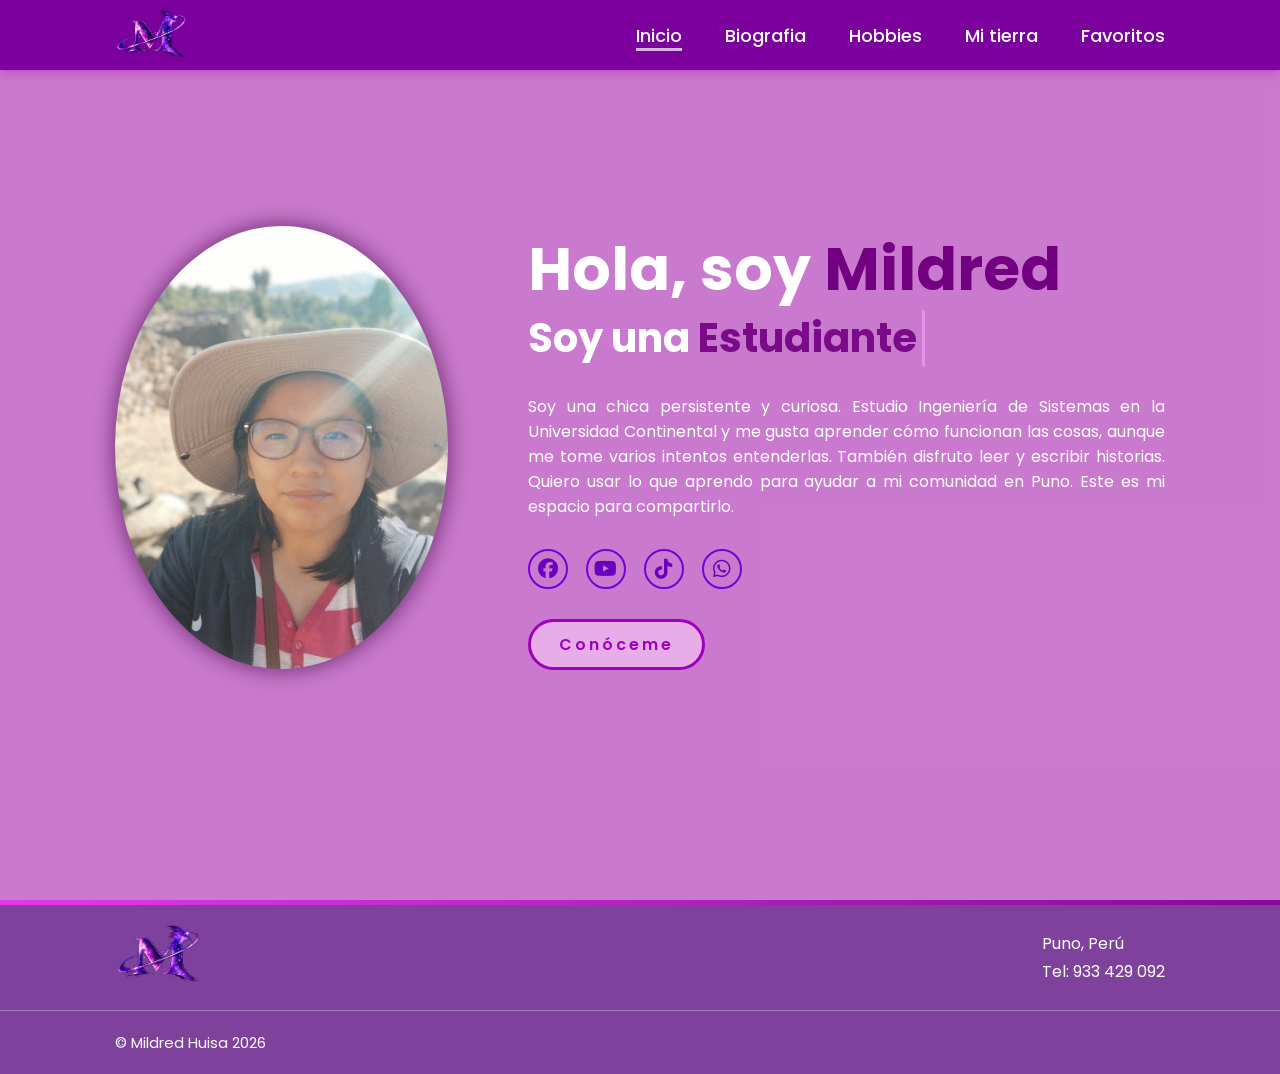
<file: Mi primera pagina web/index.html>
<!DOCTYPE html>
<html lang="es">
<head>
    <meta charset="UTF-8">
    <meta name="viewport" content="width=device-width, initial-scale=1.0">
    <link rel="stylesheet" href="https://cdnjs.cloudflare.com/ajax/libs/font-awesome/6.5.2/css/all.min.css">
    <link rel="stylesheet" href="estilo.css">
    <title>Mildred Huisa | Blog</title>
</head>
<body>
<main>

    <!-- SECTION 1: ENCABEZADO -->
    <section class="encabezado">
        <header>
            <div class="logo">
                <a href="index.html"><img src="img/logop.png" alt="Logo de Mildred"></a>
            </div>
            <button class="menu-btn" aria-label="Abrir menú"><i class="fa-solid fa-bars"></i></button>
            <nav>
                <a href="index.html" class="active">Inicio</a>
                <a href="biografia.html">Biografia</a>
                <a href="hobbies.html">Hobbies</a>
                <a href="mitierra.html">Mi tierra</a>
                <a href="favoritos.html">Favoritos</a>
            </nav>
        </header>
    </section>

    <!-- SECTION 2: CUERPO -->
    <section class="home">
        <article class="home-article">
            <aside class="home-aside">
                <div class="home-img">
                    <img src="img/foto.jpeg" alt="Foto de Mildred">
                </div>
                <div class="home-content">
                    <h1>Hola, soy <span>Mildred</span></h1>
                    <h3 class="typing-text">Soy una <span></span></h3>
                    <br>
                    <p>Soy una chica persistente y curiosa. Estudio Ingeniería de Sistemas en la Universidad Continental
                        y me gusta aprender cómo funcionan las cosas, aunque me tome varios intentos entenderlas. También
                        disfruto leer y escribir historias. Quiero usar lo que aprendo para ayudar a mi comunidad en Puno.
                        Este es mi espacio para compartirlo.</p>
                    <div class="social-icons">
                        <a href="https://www.facebook.com/share/16MKJEvQ4fF/"><i class="fa-brands fa-facebook"></i></a>
                        <a href="https://youtube.com/@mildred_huisa?si=Y9NwBWIvrfNlc9gP"><i class="fa-brands fa-youtube"></i></a>
                        <a href="https://www.tiktok.com/@al.aiml?_r=1&_t=ZS-9B2rwCmIgxa"><i class="fa-brands fa-tiktok"></i></a>
                        <a href="https://wa.me/933429092"><i class="fa-brands fa-whatsapp"></i></a>
                    </div>
                    <a href="biografia.html" class="btn">Conóceme</a>
                </div>
            </aside>
        </article>
    </section>

    <!-- SECTION 3: FOOTER -->
    <section class="pie">
        <hr>
        <div class="pie-contenido">
            <div class="pie-logo">
                <img src="img/logop.png" alt="Logo de Mildred">
            </div>
            <div class="pie-textos">
                <p>Puno, Perú</p>
                <p>Tel: 933 429 092</p>
            </div>
        </div>
        <footer>
            <p>© Mildred Huisa 2026</p>
        </footer>
    </section>

</main>

<script>
    const btn = document.querySelector('.menu-btn');
    const nav = document.querySelector('nav');
    btn.addEventListener('click', () => nav.classList.toggle('open'));
</script>
</body>
</html>
</file>
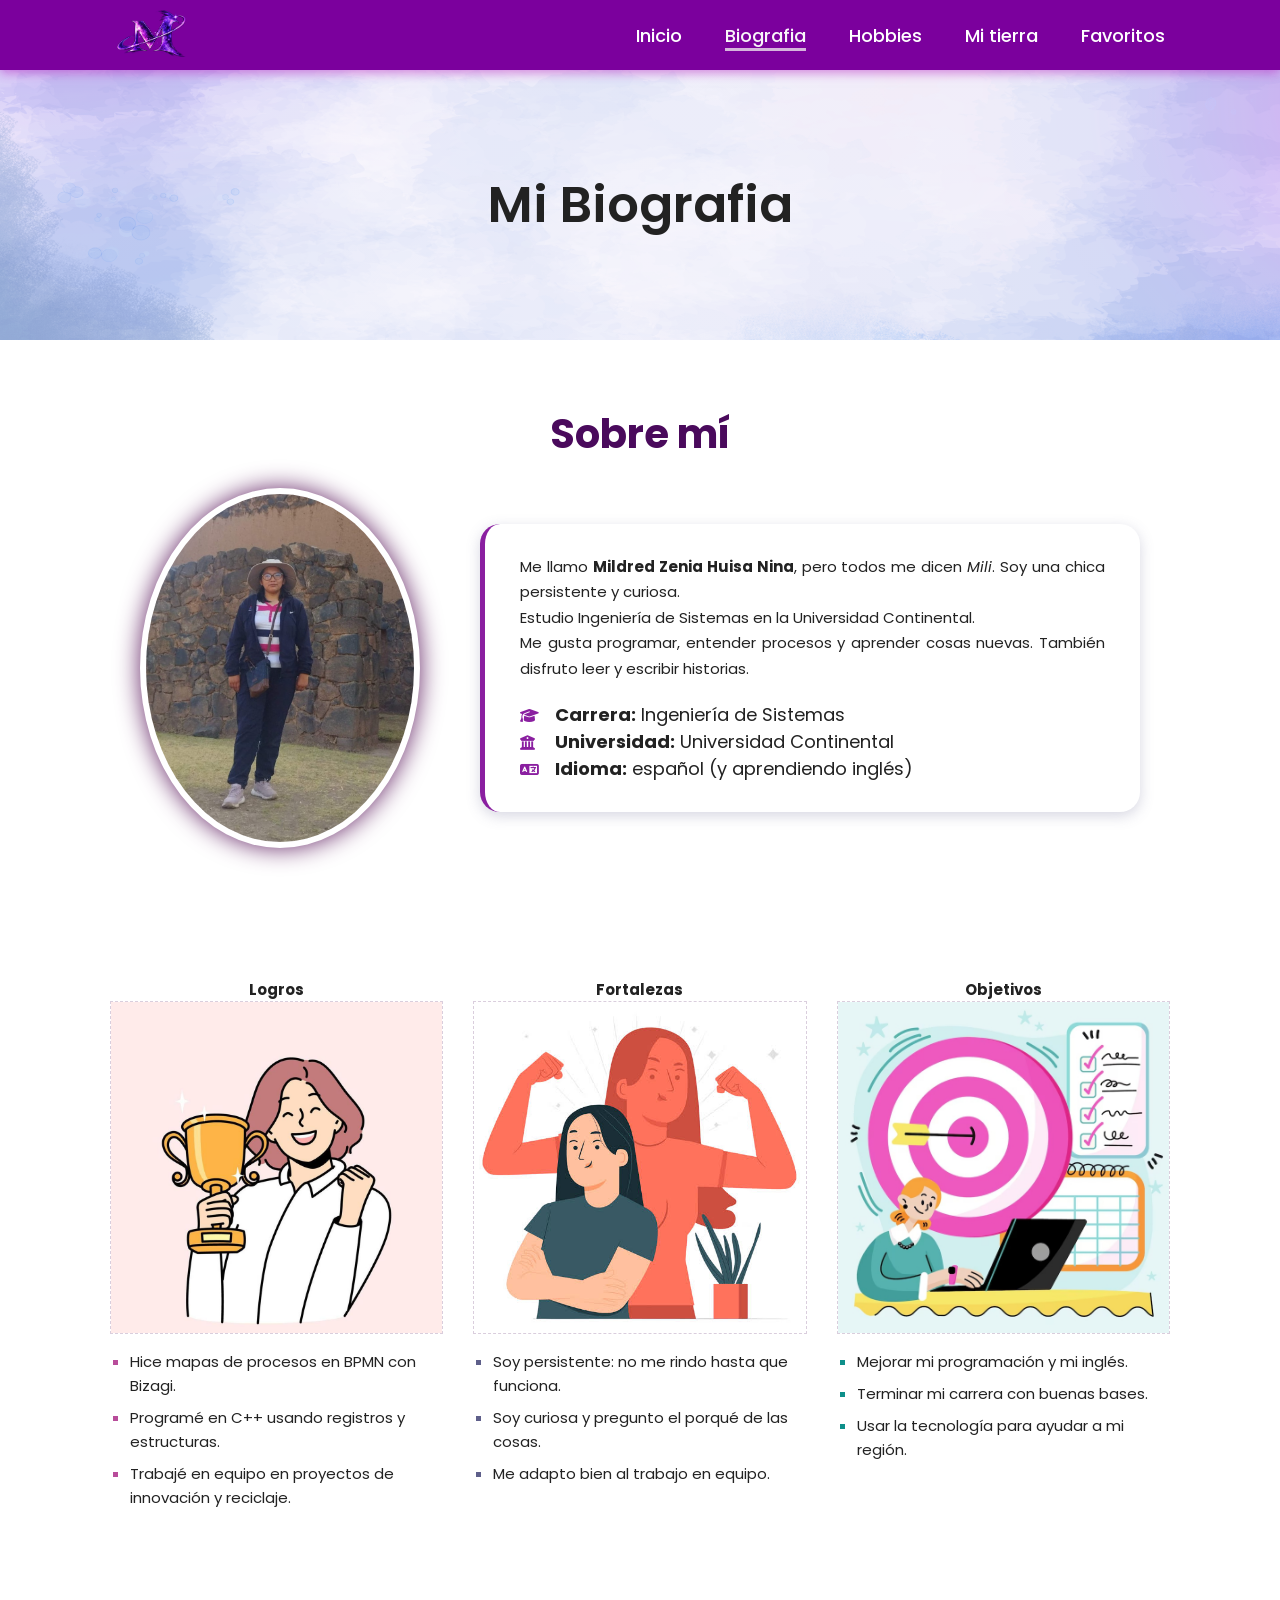
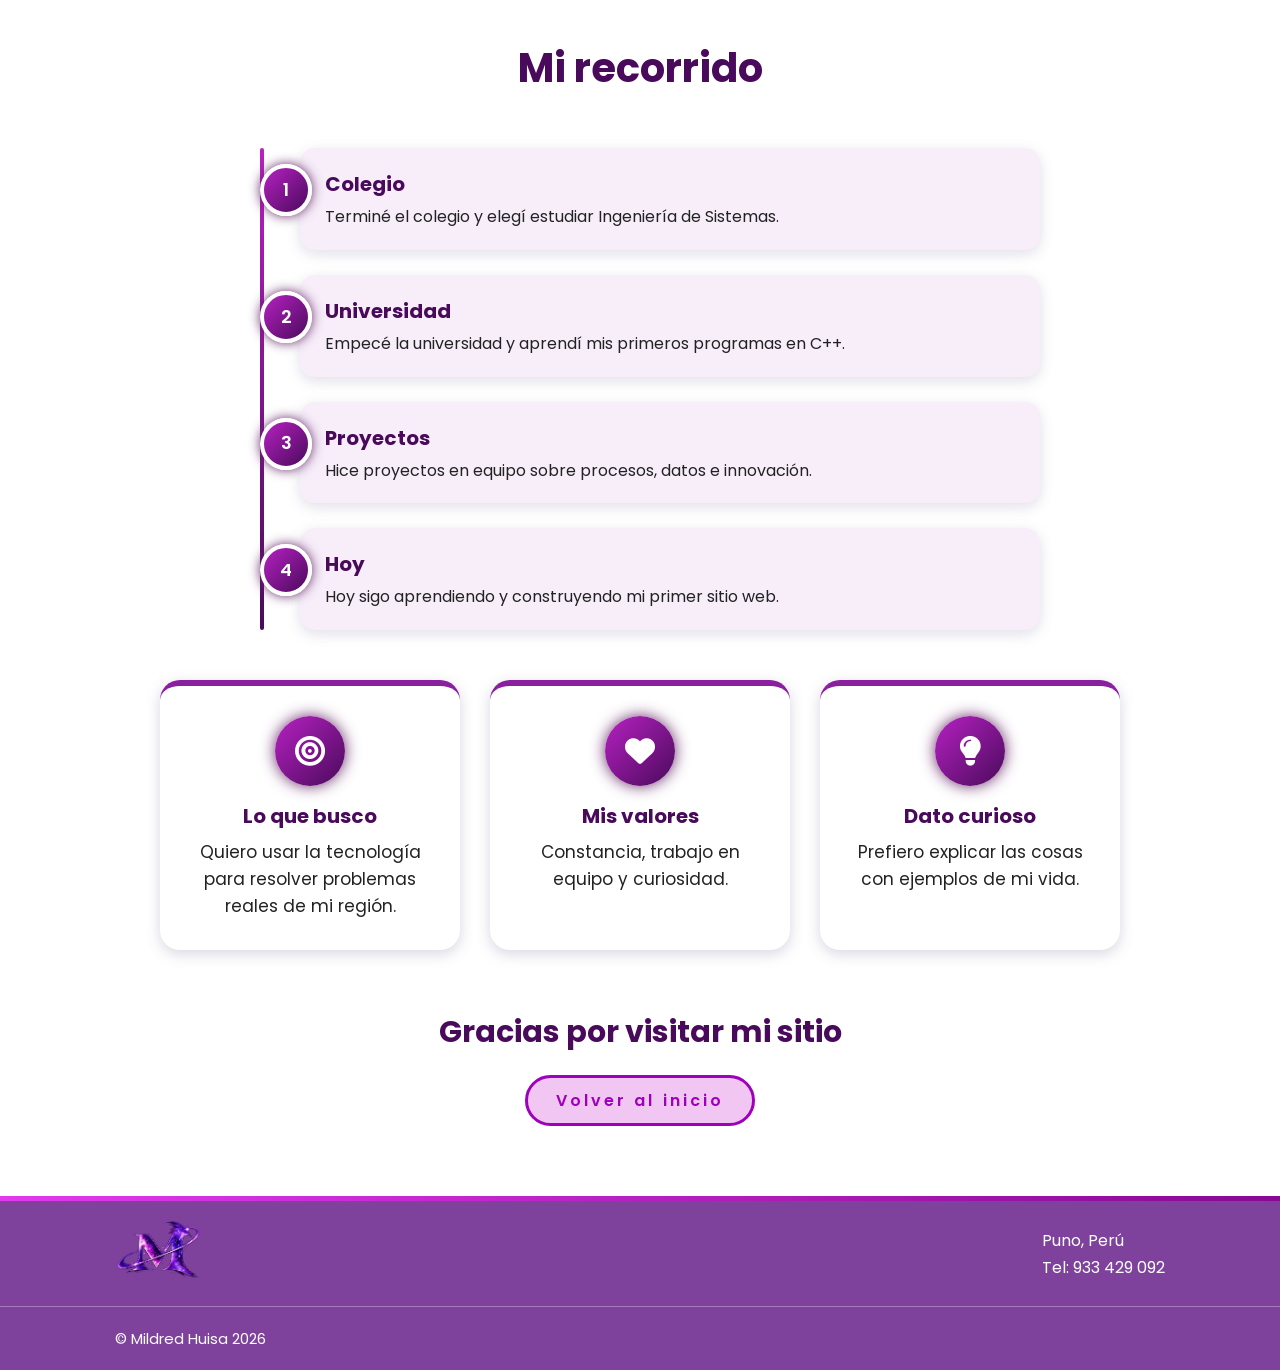
<file: Mi primera pagina web/biografia.html>
<!DOCTYPE html>
<html lang="es">
<head>
    <meta charset="UTF-8">
    <meta name="viewport" content="width=device-width, initial-scale=1.0">
    <link rel="stylesheet" href="https://cdnjs.cloudflare.com/ajax/libs/font-awesome/6.5.2/css/all.min.css">
    <link rel="stylesheet" href="estilo.css">
    <title>Biografía</title>
</head>
<body class="biografia">
<main class="pagina-bio">

    <!-- SECTION 1: ENCABEZADO -->
    <section class="encabezado">
        <header>
            <div class="logo">
                <a href="index.html"><img src="img/logop.png" alt="Logo de Mildred"></a>
            </div>
            <button class="menu-btn" aria-label="Abrir menú"><i class="fa-solid fa-bars"></i></button>
            <nav>
                <a href="index.html">Inicio</a>
                <a href="biografia.html" class="active">Biografia</a>
                <a href="hobbies.html">Hobbies</a>
                <a href="mitierra.html">Mi tierra</a>
                <a href="favoritos.html">Favoritos</a>
            </nav>
        </header>
    </section>

    <!-- SECTION 2: CUERPO -->

    <!-- Portada -->
    <section class="hero-bio">
        <h1>Mi Biografia</h1>
    </section>

    <!-- Sobre mí -->
    <section id="sobre-mi" class="sobre-mi">
    <article class="sobre-titulo">
        <h2>Sobre mí</h2>
    </article>

    <article class="sobre-contenido">
        <aside class="sobre-aside">
            <div class="sobre-img">
                <img src="img/foto2.jpeg" alt="Foto de Mildred" width="280" height="360">
            </div>

            <div class="sobre-texto">
                <p>Me llamo <strong>Mildred Zenia Huisa Nina</strong>, pero todos me dicen <em>Mili</em>. Soy una chica persistente y curiosa.</p>
                <p>Estudio Ingeniería de Sistemas en la Universidad Continental.</p>
                <p>Me gusta programar, entender procesos y aprender cosas nuevas. También disfruto leer y escribir historias.</p>

                <ul class="datos-bio">
                    <li><i class="fa-solid fa-graduation-cap"></i><span><strong>Carrera:</strong> Ingeniería de Sistemas</span></li>
                    <li><i class="fa-solid fa-building-columns"></i><span><strong>Universidad:</strong> Universidad Continental</span></li>
                    <li><i class="fa-solid fa-language"></i><span><strong>Idioma:</strong> español (y aprendiendo inglés)</span></li>
                </ul>
            </div>
        </aside>
    </article>
</section>

    <!-- Logros, fortalezas y objetivos -->
    <section id="tres-columnas" class="tres-columnas">

        <article class="columna" id="logros">
            <h2>Logros</h2>
            <img src="img/logros.jpg" alt=" " width="400" height="400">
            <ul>
                <li>Hice mapas de procesos en BPMN con Bizagi.</li>
                <li>Programé en C++ usando registros y estructuras.</li>
                <li>Trabajé en equipo en proyectos de innovación y reciclaje.</li>
            </ul>
        </article>

        <article class="columna" id="fortalezas">
            <h2>Fortalezas</h2>
            <img src="img/fortaleza.jpg" alt=" " width="400" height="400">
            <ul>
                <li>Soy persistente: no me rindo hasta que funciona.</li>
                <li>Soy curiosa y pregunto el porqué de las cosas.</li>
                <li>Me adapto bien al trabajo en equipo.</li>
            </ul>
        </article>

        <article class="columna" id="objetivos">
            <h2>Objetivos</h2>
            <img src="img/objetivos.jpg" alt=" " width="400" height="400">
            <ul>
                <li>Mejorar mi programación y mi inglés.</li>
                <li>Terminar mi carrera con buenas bases.</li>
                <li>Usar la tecnología para ayudar a mi región.</li>
            </ul>
        </article>

    </section>

    <!-- Mi recorrido -->
<section id="recorrido" class="recorrido">

    <article class="recorrido-titulo">
        <h2>Mi recorrido</h2>
    </article>

    <!-- Línea de tiempo -->
    <article>
        <ol class="linea-tiempo">
            <li>
                <strong>Colegio</strong>
                Terminé el colegio y elegí estudiar Ingeniería de Sistemas.
            </li>
            <li>
                <strong>Universidad</strong>
                Empecé la universidad y aprendí mis primeros programas en C++.
            </li>
            <li>
                <strong>Proyectos</strong>
                Hice proyectos en equipo sobre procesos, datos e innovación.
            </li>
            <li>
                <strong>Hoy</strong>
                Hoy sigo aprendiendo y construyendo mi primer sitio web.
            </li>
        </ol>
    </article>

    <!-- Tarjetas -->
    <article class="recorrido-cards">
        <aside class="recorrido-card">
            <div class="card-icono"><i class="fa-solid fa-bullseye"></i></div>
            <div class="card-texto">
                <h3>Lo que busco</h3>
                <p>Quiero usar la tecnología para resolver problemas reales de mi región.</p>
            </div>
        </aside>

        <aside class="recorrido-card">
            <div class="card-icono"><i class="fa-solid fa-heart"></i></div>
            <div class="card-texto">
                <h4>Mis valores</h4>
                <p>Constancia, trabajo en equipo y curiosidad.</p>
            </div>
        </aside>

        <aside class="recorrido-card">
            <div class="card-icono"><i class="fa-solid fa-lightbulb"></i></div>
            <div class="card-texto">
                <h5>Dato curioso</h5>
                <p>Prefiero explicar las cosas con ejemplos de mi vida.</p>
            </div>
        </aside>
    </article>

    <!-- Cierre -->
    <article class="recorrido-cierre">
        <h6>Gracias por visitar mi sitio</h6>
        <p><a href="index.html" class="btn">Volver al inicio</a></p>
    </article>

</section>

    <!-- SECTION 3: FOOTER -->
    <section class="pie">
        <hr>
        <div class="pie-contenido">
            <div class="pie-logo">
                <img src="img/logop.png" alt=" ">
            </div>
            <div class="pie-textos">
                <p>Puno, Perú</p>
                <p>Tel: 933 429 092</p>
            </div>
        </div>
        <footer>
            <p>© Mildred Huisa 2026</p>
        </footer>
    </section>

</main>

<script>
    const btn = document.querySelector('.menu-btn');
    const nav = document.querySelector('nav');
    btn.addEventListener('click', () => nav.classList.toggle('open'));
</script>
</body>
</html>
</file>
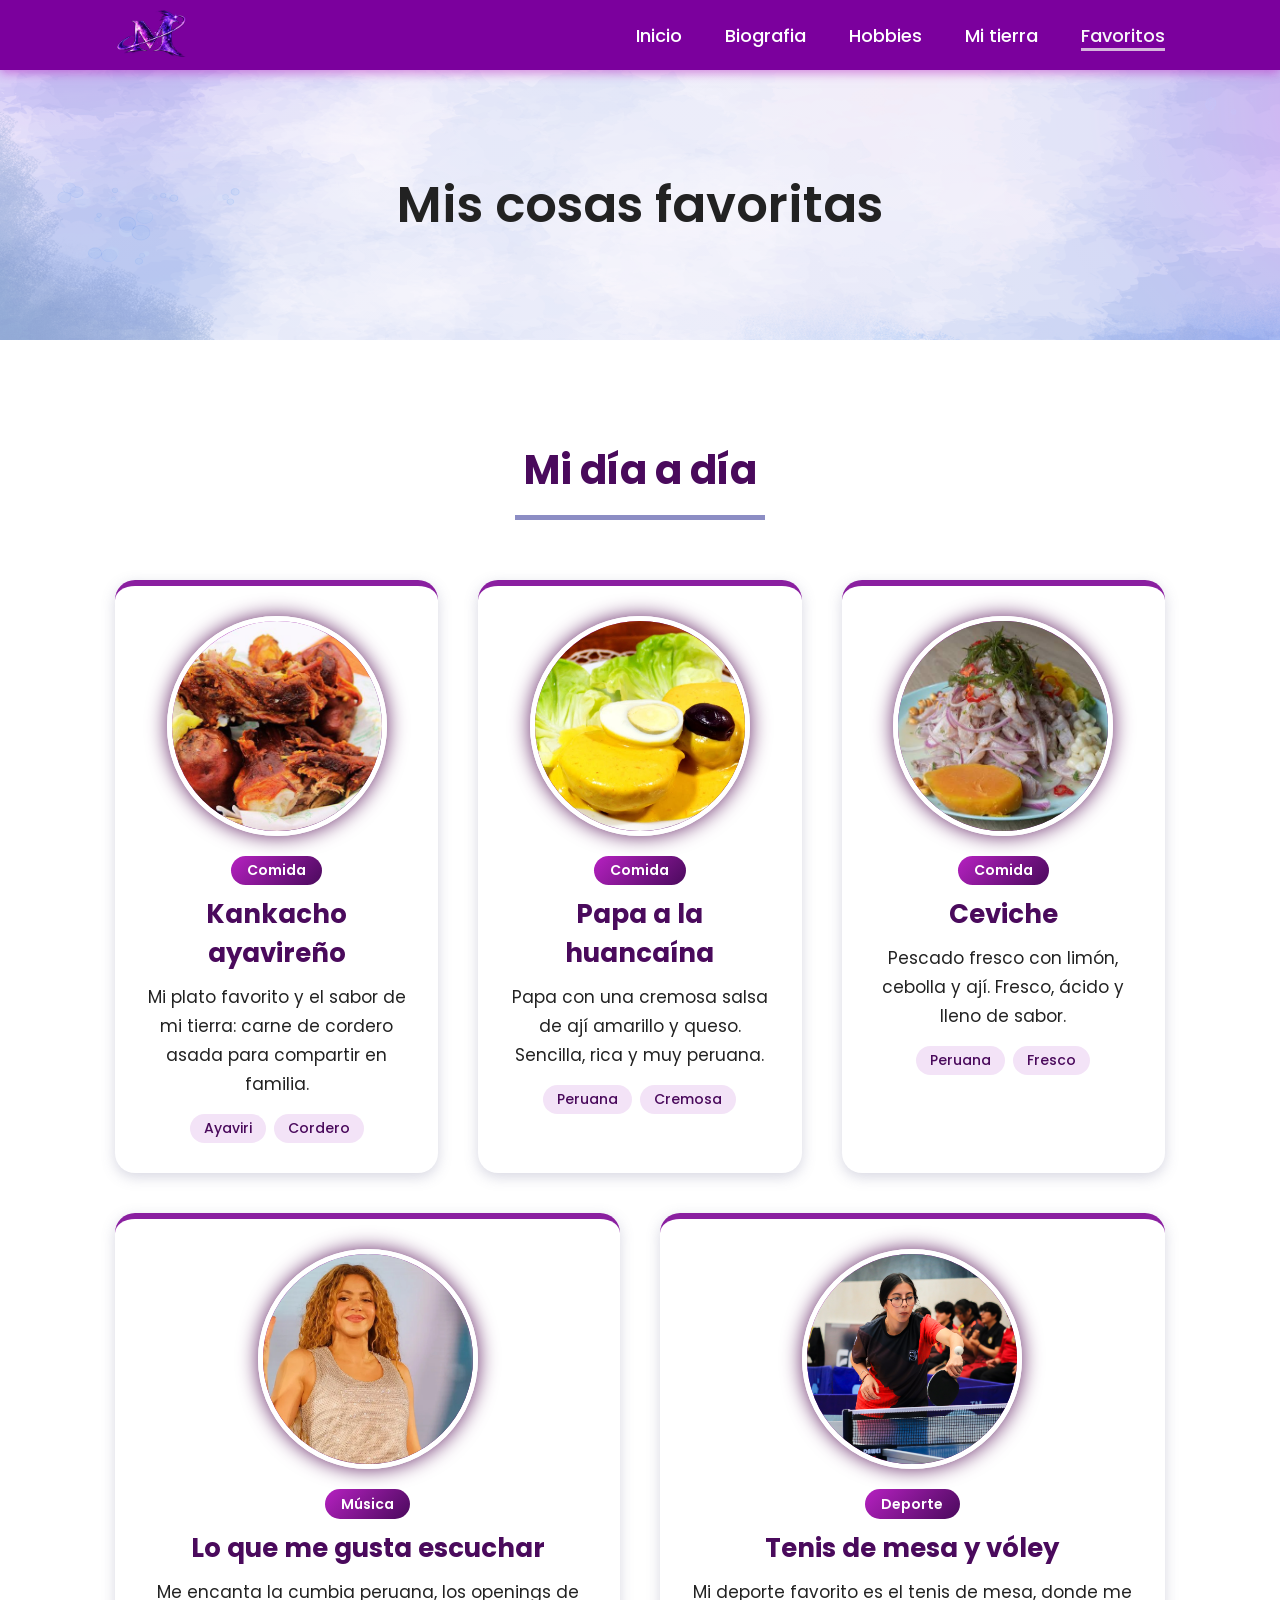
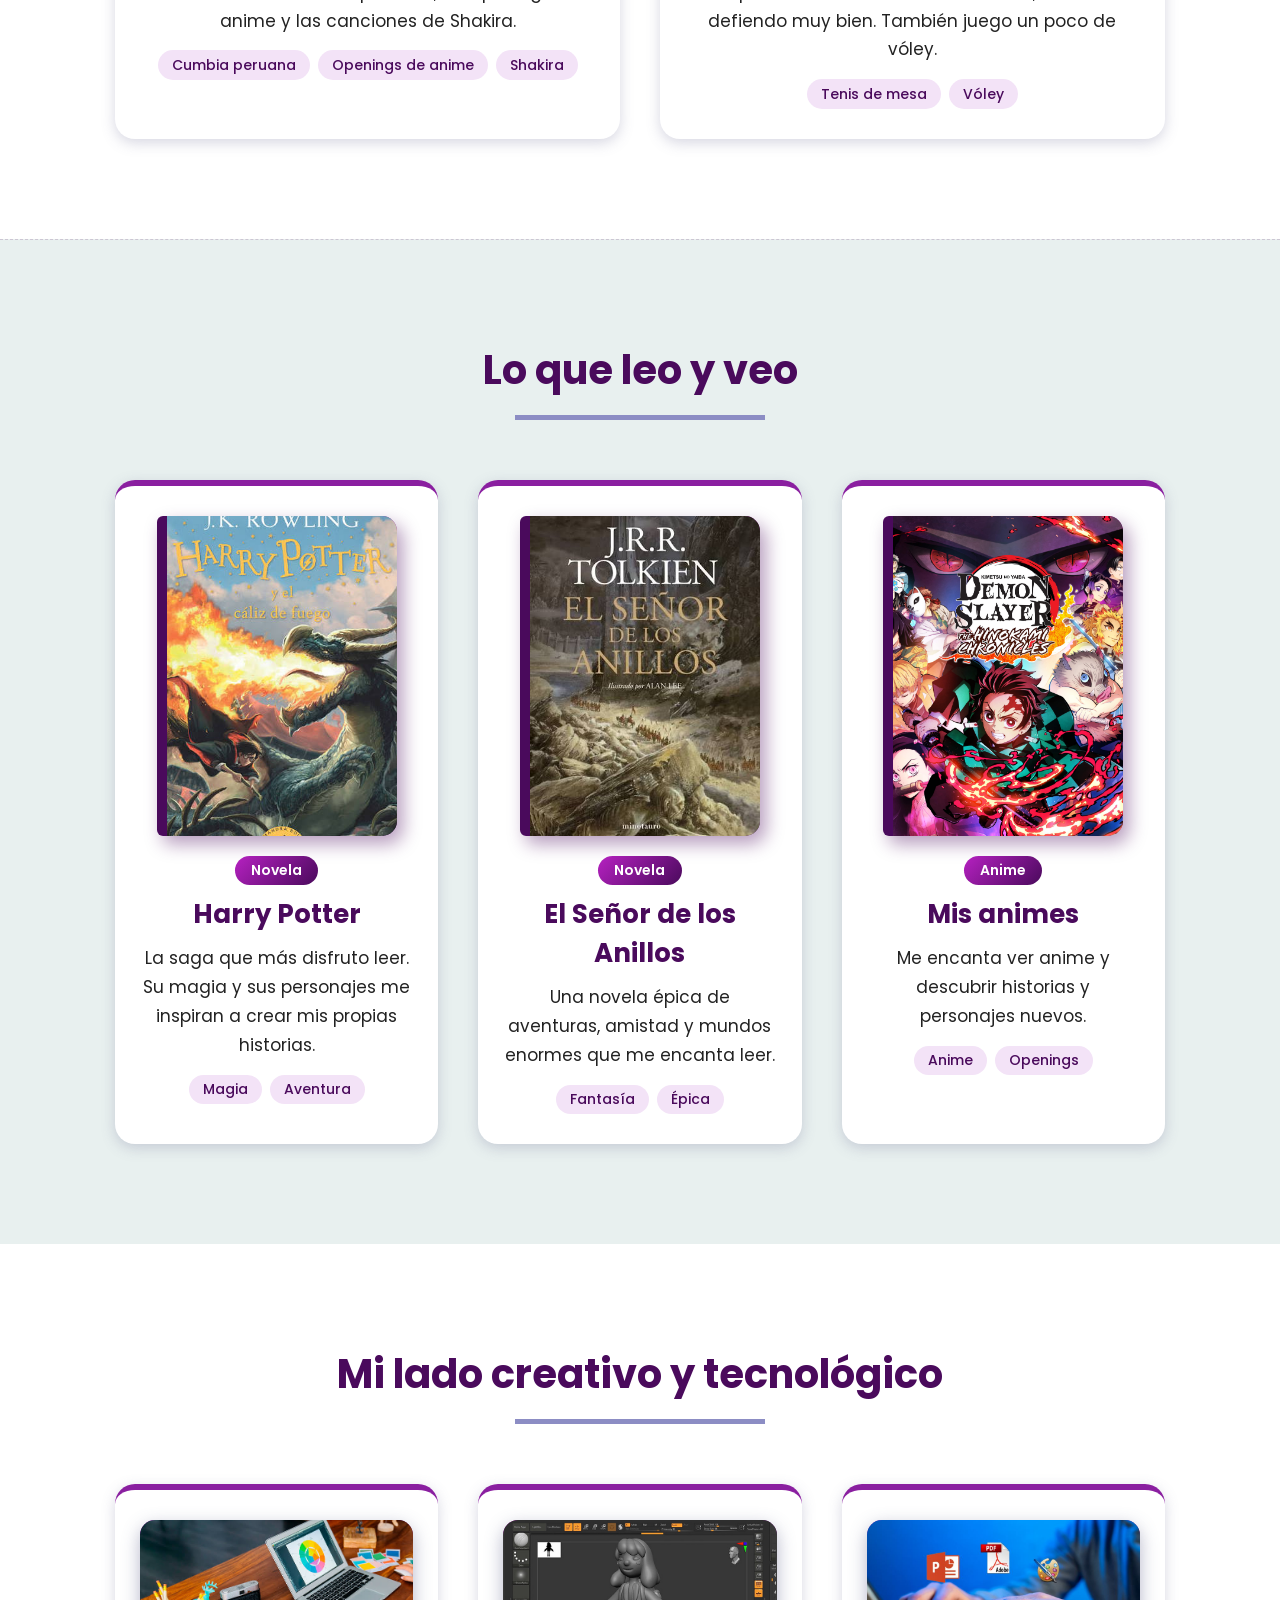
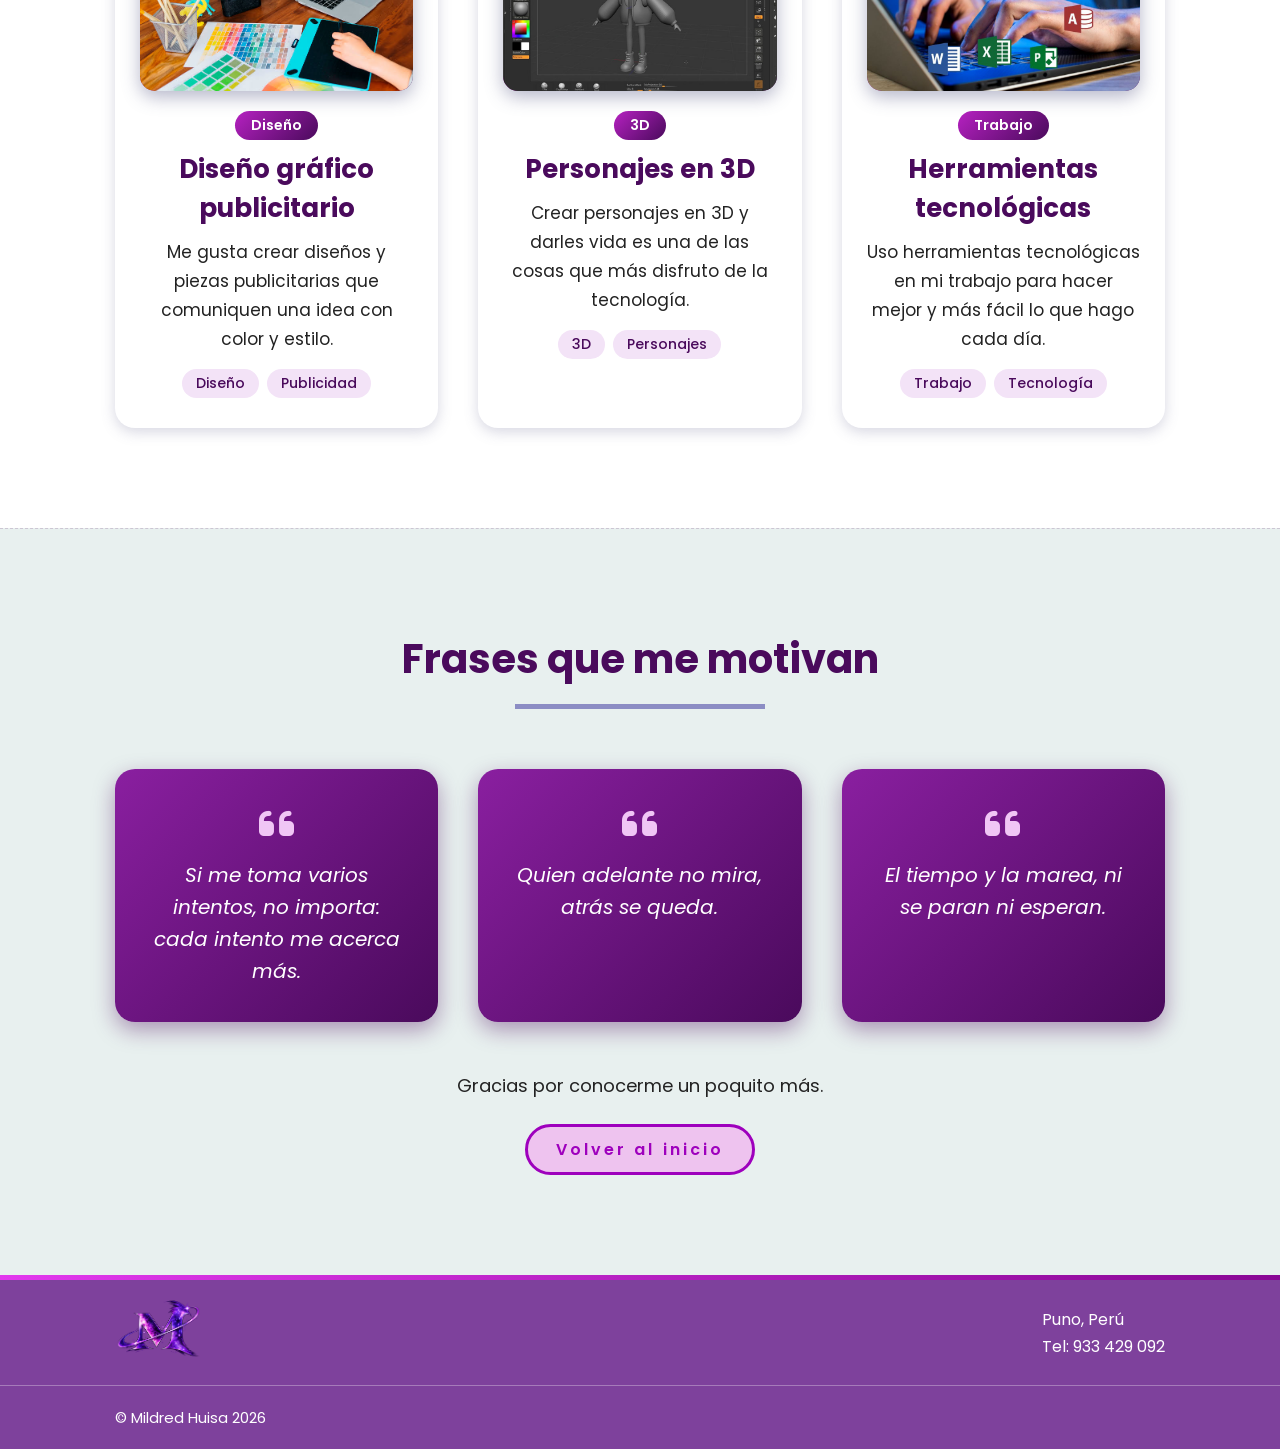
<file: Mi primera pagina web/favoritos.html>
<!DOCTYPE html>
<html lang="es">
<head>
    <meta charset="UTF-8">
    <meta name="viewport" content="width=device-width, initial-scale=1.0">
    <link rel="stylesheet" href="https://cdnjs.cloudflare.com/ajax/libs/font-awesome/6.5.2/css/all.min.css">
    <link rel="stylesheet" href="estilo.css">
    <title>Favoritos</title>
</head>
<body class="biografia">
<main class="pagina-bio pagina-tierra pagina-favoritos">

    <!-- SECTION 1: ENCABEZADO -->
    <section class="encabezado">
        <header>
            <div class="logo">
                <a href="index.html"><img src="img/logop.png" alt="Logo de Mildred"></a>
            </div>
            <button class="menu-btn" aria-label="Abrir menú"><i class="fa-solid fa-bars"></i></button>
            <nav>
                <a href="index.html">Inicio</a>
                <a href="biografia.html">Biografia</a>
                <a href="hobbies.html">Hobbies</a>
                <a href="mitierra.html">Mi tierra</a>
                <a href="favoritos.html" class="active">Favoritos</a>
            </nav>
        </header>
    </section>

    <!-- SECTION 2: CUERPO -->

    <!-- Portada -->
    <section class="hero-bio">
        <h1>Mis cosas favoritas</h1>
    </section>

    <!-- 1. Mi día a día -->
    <section id="dia-a-dia" class="fav-dia">
        <article class="tierra-titulo">
            <h2>Mi día a día</h2>
            <span class="linea-titulo"></span>
        </article>

        <article class="tierra-grid">

            <aside class="tierra-card">
                <div class="tierra-foto">
                    <img src="img/kankacho.jpg" alt="Kankacho ayavireño" width="280" height="280">
                </div>
                <div class="tierra-card-texto">
                    <span class="fav-tipo">Comida</span>
                    <h3>Kankacho ayavireño</h3>
                    <p>Mi plato favorito y el sabor de mi tierra: carne de cordero asada para compartir en familia.</p>
                    <ul class="tierra-etiquetas">
                        <li>Ayaviri</li>
                        <li>Cordero</li>
                    </ul>
                </div>
            </aside>

            <aside class="tierra-card">
                <div class="tierra-foto">
                    <img src="img/papahuancaina.jpg" alt="Papa a la huancaína" width="280" height="280">
                </div>
                <div class="tierra-card-texto">
                    <span class="fav-tipo">Comida</span>
                    <h3>Papa a la huancaína</h3>
                    <p>Papa con una cremosa salsa de ají amarillo y queso. Sencilla, rica y muy peruana.</p>
                    <ul class="tierra-etiquetas">
                        <li>Peruana</li>
                        <li>Cremosa</li>
                    </ul>
                </div>
            </aside>

            <aside class="tierra-card">
                <div class="tierra-foto">
                    <img src="img/ceviche.jpg" alt="Ceviche" width="280" height="280">
                </div>
                <div class="tierra-card-texto">
                    <span class="fav-tipo">Comida</span>
                    <h3>Ceviche</h3>
                    <p>Pescado fresco con limón, cebolla y ají. Fresco, ácido y lleno de sabor.</p>
                    <ul class="tierra-etiquetas">
                        <li>Peruana</li>
                        <li>Fresco</li>
                    </ul>
                </div>
            </aside>

            <aside class="tierra-card tierra-ancha">
                <div class="tierra-foto">
                    <img src="img/musica.jpeg" alt="Mi música favorita" width="280" height="280">
                </div>
                <div class="tierra-card-texto">
                    <span class="fav-tipo">Música</span>
                    <h3>Lo que me gusta escuchar</h3>
                    <p>Me encanta la cumbia peruana, los openings de anime y las canciones de Shakira.</p>
                    <ul class="tierra-etiquetas">
                        <li>Cumbia peruana</li>
                        <li>Openings de anime</li>
                        <li>Shakira</li>
                    </ul>
                </div>
            </aside>

            <aside class="tierra-card tierra-ancha">
                <div class="tierra-foto">
                    <img src="img/tenismesa.png" alt="Tenis de mesa y vóley" width="280" height="280">
                </div>
                <div class="tierra-card-texto">
                    <span class="fav-tipo">Deporte</span>
                    <h3>Tenis de mesa y vóley</h3>
                    <p>Mi deporte favorito es el tenis de mesa, donde me defiendo muy bien. También juego un poco de vóley.</p>
                    <ul class="tierra-etiquetas">
                        <li>Tenis de mesa</li>
                        <li>Vóley</li>
                    </ul>
                </div>
            </aside>

        </article>
    </section>

    <!-- 2. Lo que leo y veo -->
    <section id="leo-y-veo" class="fav-leo">
        <article class="tierra-titulo">
            <h2>Lo que leo y veo</h2>
            <span class="linea-titulo"></span>
        </article>

        <article class="tierra-grid">

            <aside class="tierra-card">
                <div class="tierra-foto">
                    <img src="img/libroshp.jpg" alt="Harry Potter" width="280" height="280">
                </div>
                <div class="tierra-card-texto">
                    <span class="fav-tipo">Novela</span>
                    <h3>Harry Potter</h3>
                    <p>La saga que más disfruto leer. Su magia y sus personajes me inspiran a crear mis propias historias.</p>
                    <ul class="tierra-etiquetas">
                        <li>Magia</li>
                        <li>Aventura</li>
                    </ul>
                </div>
            </aside>

            <aside class="tierra-card">
                <div class="tierra-foto">
                    <img src="img/librosa.jpg" alt="El Señor de los Anillos" width="280" height="280">
                </div>
                <div class="tierra-card-texto">
                    <span class="fav-tipo">Novela</span>
                    <h3>El Señor de los Anillos</h3>
                    <p>Una novela épica de aventuras, amistad y mundos enormes que me encanta leer.</p>
                    <ul class="tierra-etiquetas">
                        <li>Fantasía</li>
                        <li>Épica</li>
                    </ul>
                </div>
            </aside>

            <aside class="tierra-card">
                <div class="tierra-foto">
                    <img src="img/anime.jpg" alt="Anime" width="280" height="280">
                </div>
                <div class="tierra-card-texto">
                    <span class="fav-tipo">Anime</span>
                    <h3>Mis animes</h3>
                    <p>Me encanta ver anime y descubrir historias y personajes nuevos.</p>
                    <ul class="tierra-etiquetas">
                        <li>Anime</li>
                        <li>Openings</li>
                    </ul>
                </div>
            </aside>

        </article>
    </section>

    <!-- 3. Mi lado creativo y tecnológico -->
    <section id="creativo" class="fav-tec">
        <article class="tierra-titulo">
            <h2>Mi lado creativo y tecnológico</h2>
            <span class="linea-titulo"></span>
        </article>

        <article class="tierra-grid">

            <aside class="tierra-card">
                <div class="tierra-foto">
                    <img src="img/diseno.jpg" alt="Diseño gráfico publicitario" width="280" height="280">
                </div>
                <div class="tierra-card-texto">
                    <span class="fav-tipo">Diseño</span>
                    <h3>Diseño gráfico publicitario</h3>
                    <p>Me gusta crear diseños y piezas publicitarias que comuniquen una idea con color y estilo.</p>
                    <ul class="tierra-etiquetas">
                        <li>Diseño</li>
                        <li>Publicidad</li>
                    </ul>
                </div>
            </aside>

            <aside class="tierra-card">
                <div class="tierra-foto">
                    <img src="img/3d.jpeg" alt="Personajes en 3D" width="280" height="280">
                </div>
                <div class="tierra-card-texto">
                    <span class="fav-tipo">3D</span>
                    <h3>Personajes en 3D</h3>
                    <p>Crear personajes en 3D y darles vida es una de las cosas que más disfruto de la tecnología.</p>
                    <ul class="tierra-etiquetas">
                        <li>3D</li>
                        <li>Personajes</li>
                    </ul>
                </div>
            </aside>

            <aside class="tierra-card">
                <div class="tierra-foto">
                    <img src="img/herramientas.jpg" alt="Herramientas tecnológicas" width="280" height="280">
                </div>
                <div class="tierra-card-texto">
                    <span class="fav-tipo">Trabajo</span>
                    <h3>Herramientas tecnológicas</h3>
                    <p>Uso herramientas tecnológicas en mi trabajo para hacer mejor y más fácil lo que hago cada día.</p>
                    <ul class="tierra-etiquetas">
                        <li>Trabajo</li>
                        <li>Tecnología</li>
                    </ul>
                </div>
            </aside>

        </article>
    </section>

    <!-- 4. Frases que me motivan -->
    <section id="frases" class="fav-frases">
        <article class="tierra-titulo">
            <h2>Frases que me motivan</h2>
            <span class="linea-titulo"></span>
        </article>

        <article class="tierra-grid">

            <aside class="fav-frase">
                <i class="fa-solid fa-quote-left"></i>
                <p>Si me toma varios intentos, no importa: cada intento me acerca más.</p>
            </aside>

            <aside class="fav-frase">
                <i class="fa-solid fa-quote-left"></i>
                <p>Quien adelante no mira, atrás se queda.</p>
            </aside>

            <aside class="fav-frase">
                <i class="fa-solid fa-quote-left"></i>
                <p>El tiempo y la marea, ni se paran ni esperan.</p>
            </aside>

        </article>

        <article class="tierra-cierre">
            <p>Gracias por conocerme un poquito más.</p>
            <a href="index.html" class="btn">Volver al inicio</a>
        </article>
    </section>

    <!-- SECTION 3: FOOTER -->
    <section class="pie">
        <hr>
        <div class="pie-contenido">
            <div class="pie-logo">
                <img src="img/logop.png" alt="Logo de Mildred">
            </div>
            <div class="pie-textos">
                <p>Puno, Perú</p>
                <p>Tel: 933 429 092</p>
            </div>
        </div>
        <footer>
            <p>© Mildred Huisa 2026</p>
        </footer>
    </section>

</main>

<script>
    const btn = document.querySelector('.menu-btn');
    const nav = document.querySelector('nav');
    btn.addEventListener('click', () => nav.classList.toggle('open'));
</script>
</body>
</html>
</file>
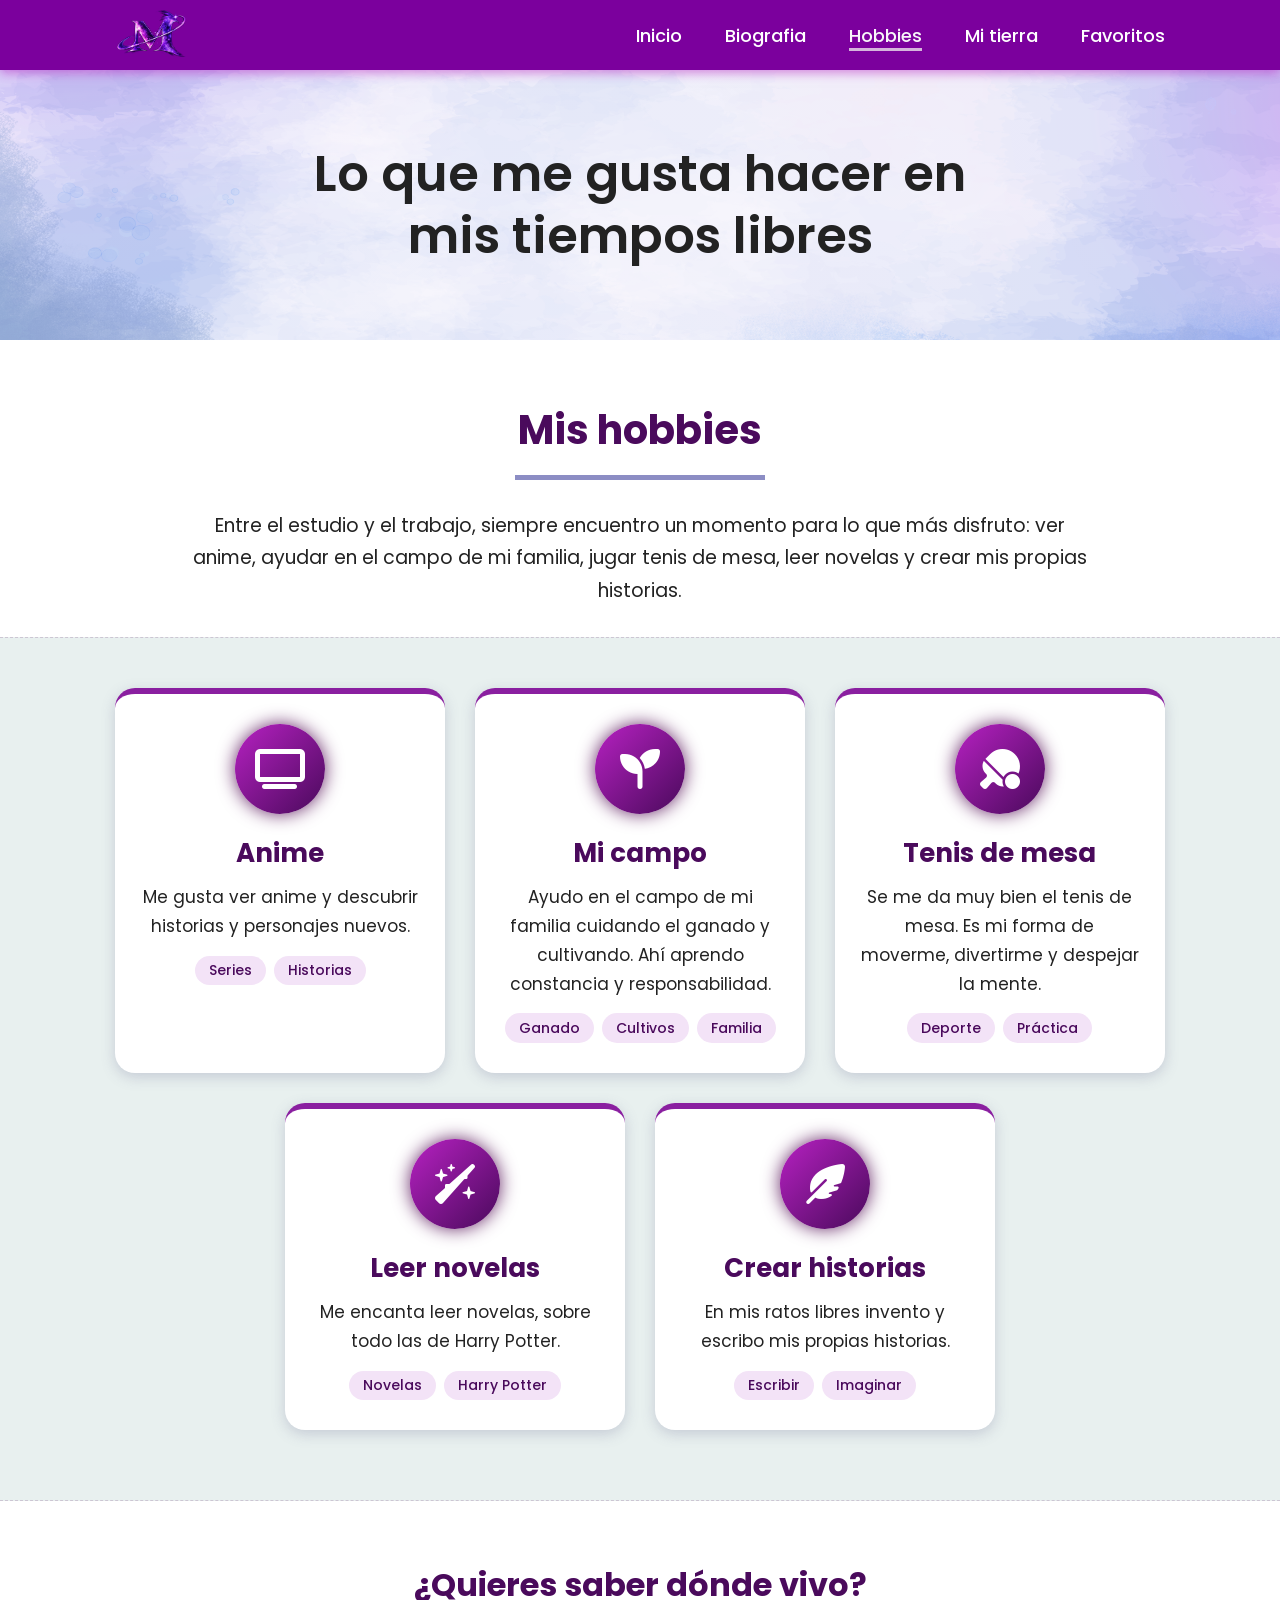
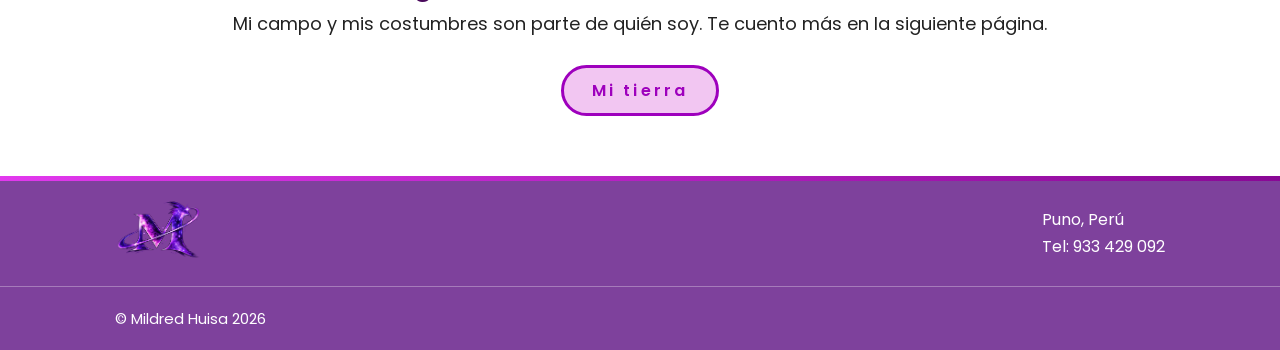
<file: Mi primera pagina web/hobbies.html>
<!DOCTYPE html>
<html lang="es">
<head>
    <meta charset="UTF-8">
    <meta name="viewport" content="width=device-width, initial-scale=1.0">
    <link rel="stylesheet" href="https://cdnjs.cloudflare.com/ajax/libs/font-awesome/6.5.2/css/all.min.css">
    <link rel="stylesheet" href="estilo.css">
    <title>Hobbies</title>
</head>
<body class="biografia">
<main class="pagina-bio pagina-hobbies">

    <!-- SECTION 1: ENCABEZADO -->
    <section class="encabezado">
        <header>
            <div class="logo">
                <a href="index.html"><img src="img/logop.png" alt="Logo de Mildred"></a>
            </div>
            <button class="menu-btn" aria-label="Abrir menú"><i class="fa-solid fa-bars"></i></button>
            <nav>
                <a href="index.html">Inicio</a>
                <a href="biografia.html">Biografia</a>
                <a href="hobbies.html" class="active">Hobbies</a>
                <a href="mitierra.html">Mi tierra</a>
                <a href="favoritos.html">Favoritos</a>
            </nav>
        </header>
    </section>

    <!-- SECTION 2: CUERPO -->

    <!-- Portada -->
    <section class="hero-bio">
        <h1>Lo que me gusta hacer en mis tiempos libres</h1>
    </section>

    <!-- Introducción -->
    <section class="hobbies-intro">
        <article>
            <h2>Mis hobbies</h2>
            <span class="linea-titulo"></span>
            <p>Entre el estudio y el trabajo, siempre encuentro un momento para lo que más disfruto:
               ver anime, ayudar en el campo de mi familia, jugar tenis de mesa, leer novelas y crear mis propias historias.</p>
        </article>
    </section>

    <!-- Tarjetas de hobbies -->
    <section class="hobbies-lista">
        <article class="hobbies-grid">

            <aside class="hobby-card">
                <div class="hobby-icono"><i class="fa-solid fa-tv"></i></div>
                <div class="hobby-texto">
                    <h3>Anime</h3>
                    <p>Me gusta ver anime y descubrir historias y personajes nuevos.</p>
                    <ul class="hobby-etiquetas">
                        <li>Series</li>
                        <li>Historias</li>
                    </ul>
                </div>
            </aside>

            <aside class="hobby-card">
                <div class="hobby-icono"><i class="fa-solid fa-seedling"></i></div>
                <div class="hobby-texto">
                    <h3>Mi campo</h3>
                    <p>Ayudo en el campo de mi familia cuidando el ganado y cultivando. Ahí aprendo constancia y responsabilidad.</p>
                    <ul class="hobby-etiquetas">
                        <li>Ganado</li>
                        <li>Cultivos</li>
                        <li>Familia</li>
                    </ul>
                </div>
            </aside>

            <aside class="hobby-card">
                <div class="hobby-icono"><i class="fa-solid fa-table-tennis-paddle-ball"></i></div>
                <div class="hobby-texto">
                    <h3>Tenis de mesa</h3>
                    <p>Se me da muy bien el tenis de mesa. Es mi forma de moverme, divertirme y despejar la mente.</p>
                    <ul class="hobby-etiquetas">
                        <li>Deporte</li>
                        <li>Práctica</li>
                    </ul>
                </div>
            </aside>

            <aside class="hobby-card">
                <div class="hobby-icono"><i class="fa-solid fa-wand-sparkles"></i></div>
                <div class="hobby-texto">
                    <h3>Leer novelas</h3>
                    <p>Me encanta leer novelas, sobre todo las de Harry Potter.</p>
                    <ul class="hobby-etiquetas">
                        <li>Novelas</li>
                        <li>Harry Potter</li>
                    </ul>
                </div>
            </aside>

            <aside class="hobby-card">
                <div class="hobby-icono"><i class="fa-solid fa-feather-pointed"></i></div>
                <div class="hobby-texto">
                    <h3>Crear historias</h3>
                    <p>En mis ratos libres invento y escribo mis propias historias.</p>
                    <ul class="hobby-etiquetas">
                        <li>Escribir</li>
                        <li>Imaginar</li>
                    </ul>
                </div>
            </aside>

        </article>
    </section>

    <!-- Cierre -->
    <section class="hobbies-cierre">
        <article>
            <h2>¿Quieres saber dónde vivo?</h2>
            <p>Mi campo y mis costumbres son parte de quién soy. Te cuento más en la siguiente página.</p>
            <a href="mitierra.html" class="btn">Mi tierra</a>
        </article>
    </section>

    <!-- SECTION 3: FOOTER -->
    <section class="pie">
        <hr>
        <div class="pie-contenido">
            <div class="pie-logo">
                <img src="img/logop.png" alt="Logo de Mildred">
            </div>
            <div class="pie-textos">
                <p>Puno, Perú</p>
                <p>Tel: 933 429 092</p>
            </div>
        </div>
        <footer>
            <p>© Mildred Huisa 2026</p>
        </footer>
    </section>

</main>

<script>
    const btn = document.querySelector('.menu-btn');
    const nav = document.querySelector('nav');
    btn.addEventListener('click', () => nav.classList.toggle('open'));
</script>
</body>
</html>
</file>
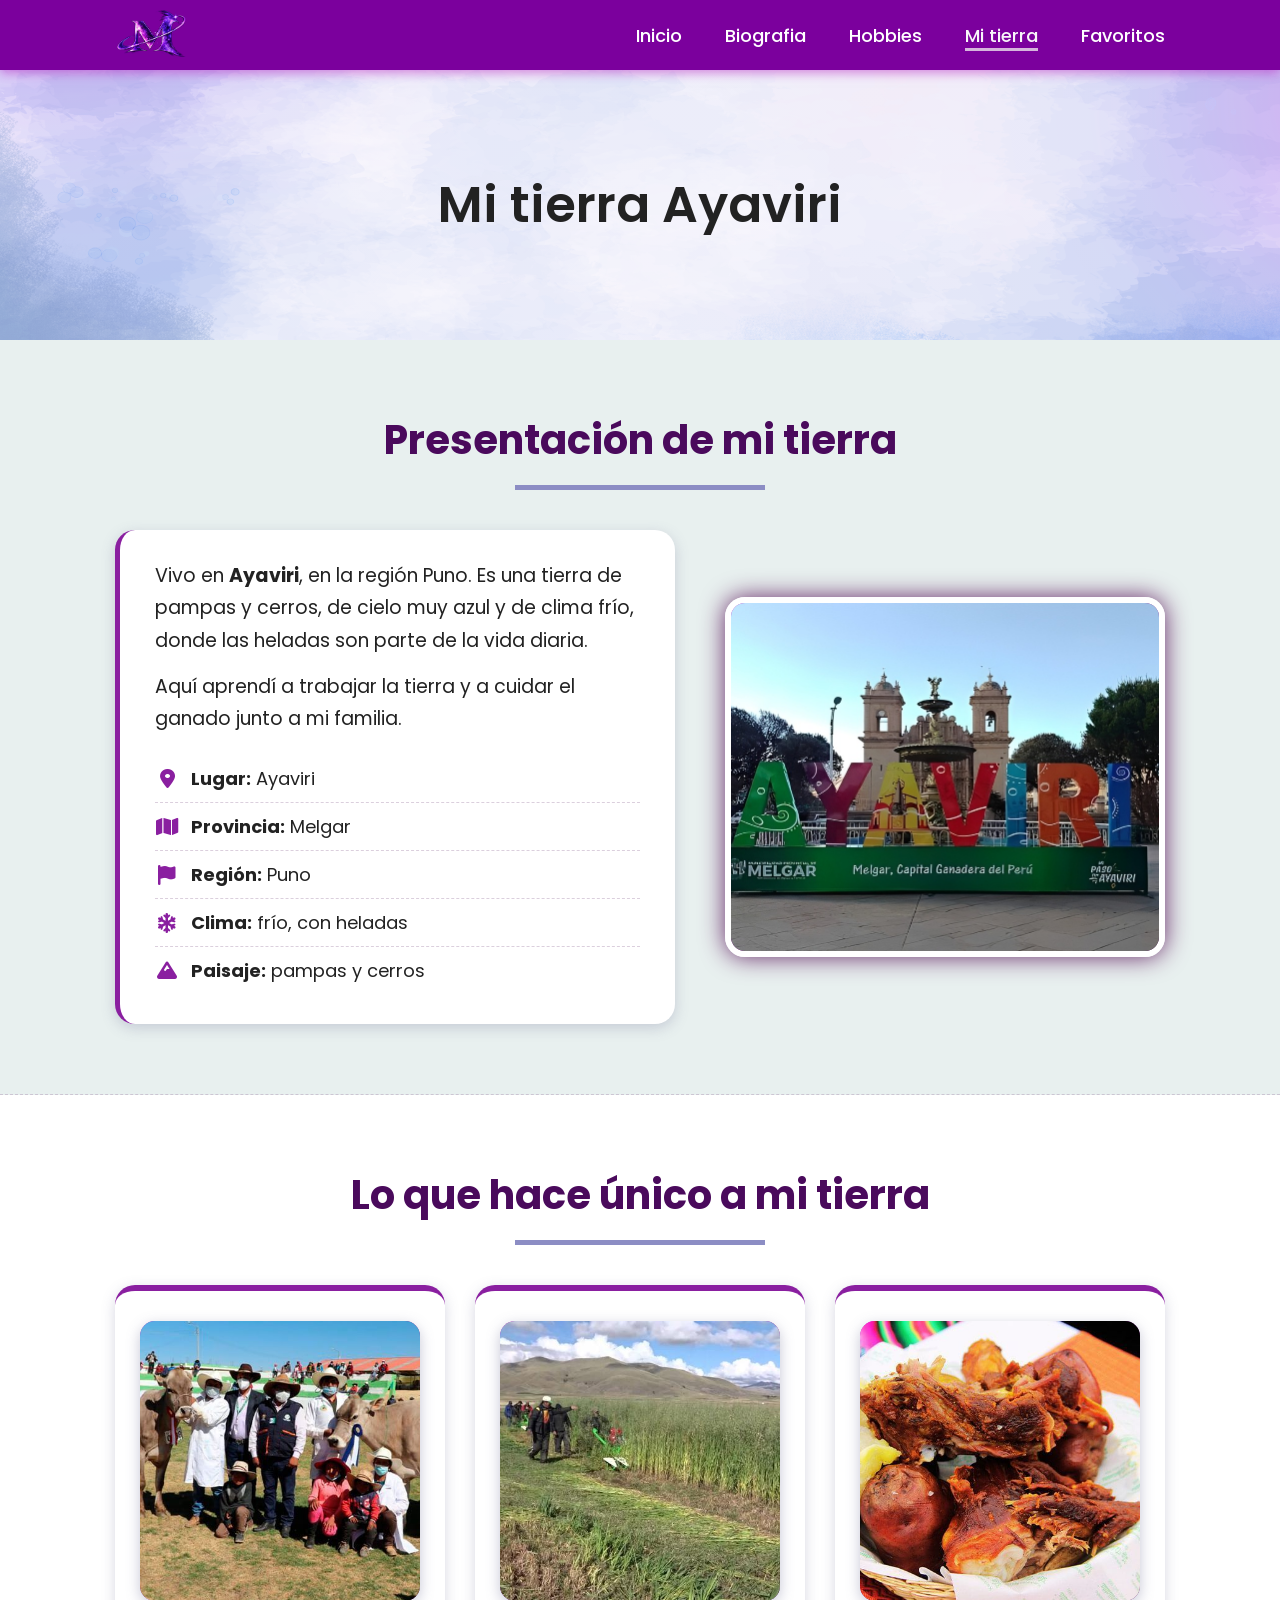
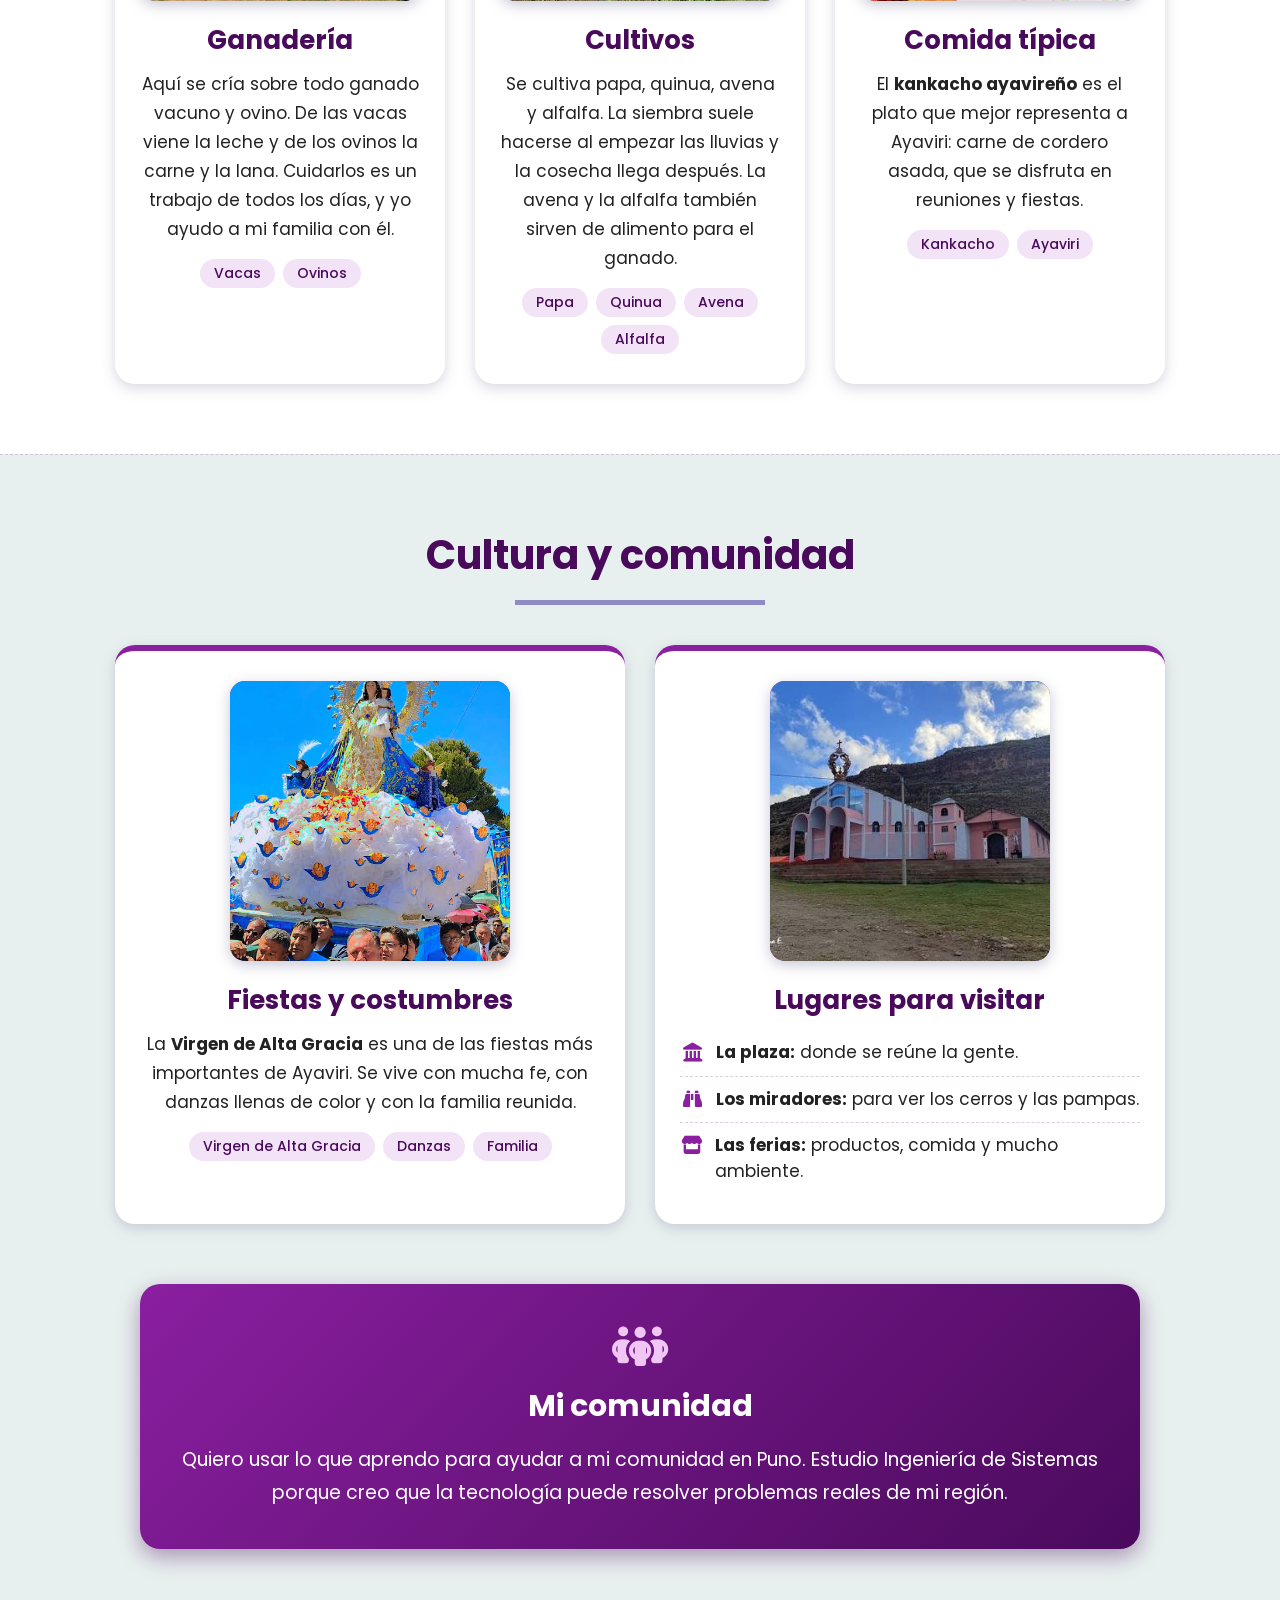
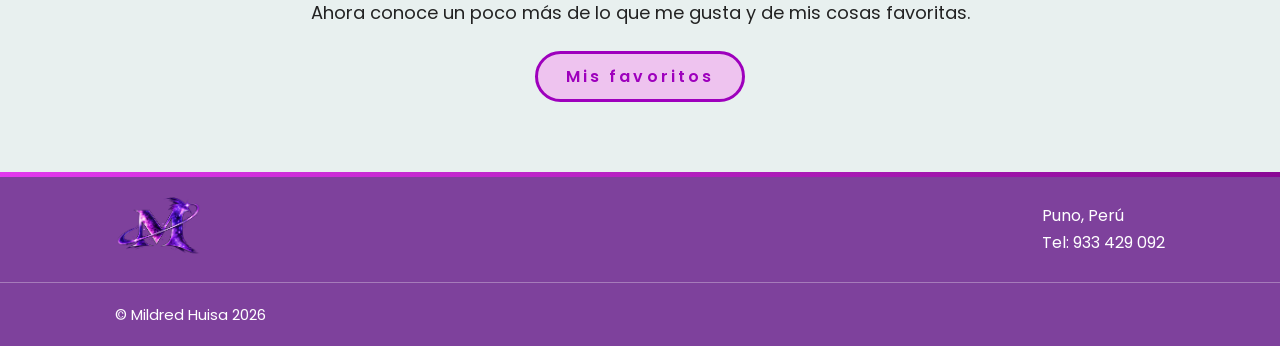
<file: Mi primera pagina web/mitierra.html>
<!DOCTYPE html>
<html lang="es">
<head>
    <meta charset="UTF-8">
    <meta name="viewport" content="width=device-width, initial-scale=1.0">
    <link rel="stylesheet" href="https://cdnjs.cloudflare.com/ajax/libs/font-awesome/6.5.2/css/all.min.css">
    <link rel="stylesheet" href="estilo.css">
    <title>Mi tierra</title>
</head>
<body class="biografia">
<main class="pagina-bio pagina-tierra">

    <!-- SECTION 1: ENCABEZADO -->
    <section class="encabezado">
        <header>
            <div class="logo">
                <a href="index.html"><img src="img/logop.png" alt="Logo de Mildred"></a>
            </div>
            <button class="menu-btn" aria-label="Abrir menú"><i class="fa-solid fa-bars"></i></button>
            <nav>
                <a href="index.html">Inicio</a>
                <a href="biografia.html">Biografia</a>
                <a href="hobbies.html">Hobbies</a>
                <a href="mitierra.html" class="active">Mi tierra</a>
                <a href="favoritos.html">Favoritos</a>
            </nav>
        </header>
    </section>

    <!-- SECTION 2: CUERPO -->

    <!-- Portada -->
    <section class="hero-bio">
        <h1>Mi tierra Ayaviri</h1>
    </section>

    <!-- 1. Presentación del lugar -->
<section id="presentacion" class="tierra-presentacion">
    <article class="tierra-titulo">
        <h2>Presentación de mi tierra</h2>
        <span class="linea-titulo"></span>
    </article>

    <article>
        <aside class="tierra-aside">
            <div class="tierra-texto">
                <p>Vivo en <strong>Ayaviri</strong>, en la región Puno. Es una tierra de pampas y cerros,
                   de cielo muy azul y de clima frío, donde las heladas son parte de la vida diaria.</p>
                <p>Aquí aprendí a trabajar la tierra y a cuidar el ganado junto a mi familia.</p>

                <ul class="tierra-datos">
                    <li><i class="fa-solid fa-location-dot"></i><span><strong>Lugar:</strong> Ayaviri</span></li>
                    <li><i class="fa-solid fa-map"></i><span><strong>Provincia:</strong> Melgar</span></li>
                    <li><i class="fa-solid fa-flag"></i><span><strong>Región:</strong> Puno</span></li>
                    <li><i class="fa-solid fa-snowflake"></i><span><strong>Clima:</strong> frío, con heladas</span></li>
                    <li><i class="fa-solid fa-mountain"></i><span><strong>Paisaje:</strong> pampas y cerros</span></li>
                </ul>
            </div>

            <div class="tierra-foto-rect">
                <img src="img/melgar.jpg" alt="Paisaje de Ayaviri" width="440" height="360">
            </div>
        </aside>
    </article>
</section>

<!-- 2. Lo que hace único a mi tierra -->
<section id="unico" class="tierra-unico">
    <article class="tierra-titulo">
        <h2>Lo que hace único a mi tierra</h2>
        <span class="linea-titulo"></span>
    </article>

    <article class="tierra-grid">

        <aside class="tierra-card">
            <div class="tierra-foto">
                <img src="img/ganaderia.jpg" alt="Vacas y ovinos de mi tierra" width="280" height="280">
            </div>
            <div class="tierra-card-texto">
                <h3>Ganadería</h3>
                <p>Aquí se cría sobre todo ganado vacuno y ovino. De las vacas viene la leche y de los ovinos la carne y la lana. Cuidarlos es un trabajo de todos los días, y yo ayudo a mi familia con él.</p>
                <ul class="tierra-etiquetas">
                    <li>Vacas</li>
                    <li>Ovinos</li>
                </ul>
            </div>
        </aside>

        <aside class="tierra-card">
            <div class="tierra-foto">
                <img src="img/agricultura.jpg" alt="Cultivos de papa, quinua, avena y alfalfa" width="280" height="280">
            </div>
            <div class="tierra-card-texto">
                <h3>Cultivos</h3>
                <p>Se cultiva papa, quinua, avena y alfalfa. La siembra suele hacerse al empezar las lluvias y la cosecha llega después. La avena y la alfalfa también sirven de alimento para el ganado.</p>
                <ul class="tierra-etiquetas">
                    <li>Papa</li>
                    <li>Quinua</li>
                    <li>Avena</li>
                    <li>Alfalfa</li>
                </ul>
            </div>
        </aside>

        <aside class="tierra-card">
            <div class="tierra-foto">
                <img src="img/kankacho.jpg" alt="Kankacho ayavireño" width="280" height="280">
            </div>
            <div class="tierra-card-texto">
                <h3>Comida típica</h3>
                <p>El <strong>kankacho ayavireño</strong> es el plato que mejor representa a Ayaviri: carne de cordero asada, que se disfruta en reuniones y fiestas.</p>
                <ul class="tierra-etiquetas">
                    <li>Kankacho</li>
                    <li>Ayaviri</li>
                </ul>
            </div>
        </aside>

    </article>
</section>

<!-- 3. Cultura y comunidad -->
<section id="cultura" class="tierra-cultura">
    <article class="tierra-titulo">
        <h2>Cultura y comunidad</h2>
        <span class="linea-titulo"></span>
    </article>

    <article class="tierra-grid">

        <aside class="tierra-card tierra-ancha">
            <div class="tierra-foto">
                <img src="img/fiesta.jpg" alt="Fiesta de la Virgen de Alta Gracia" width="280" height="280">
            </div>
            <div class="tierra-card-texto">
                <h3>Fiestas y costumbres</h3>
                <p>La <strong>Virgen de Alta Gracia</strong> es una de las fiestas más importantes de Ayaviri. Se vive con mucha fe, con danzas llenas de color y con la familia reunida.</p>
                <ul class="tierra-etiquetas">
                    <li>Virgen de Alta Gracia</li>
                    <li>Danzas</li>
                    <li>Familia</li>
                </ul>
            </div>
        </aside>

        <aside class="tierra-card tierra-ancha">
            <div class="tierra-foto">
                <img src="img/lugar.jpg" alt="Lugares para visitar en Ayaviri" width="280" height="280">
            </div>
            <div class="tierra-card-texto">
                <h3>Lugares para visitar</h3>
                <ul class="tierra-lugares">
                    <li><i class="fa-solid fa-landmark"></i><span><strong>La plaza:</strong> donde se reúne la gente.</span></li>
                    <li><i class="fa-solid fa-binoculars"></i><span><strong>Los miradores:</strong> para ver los cerros y las pampas.</span></li>
                    <li><i class="fa-solid fa-store"></i><span><strong>Las ferias:</strong> productos, comida y mucho ambiente.</span></li>
                </ul>
            </div>
        </aside>

    </article>

    <!-- Mi comunidad -->
    <article class="tierra-comunidad">
        <i class="fa-solid fa-people-group"></i>
        <h3>Mi comunidad</h3>
        <p>Quiero usar lo que aprendo para ayudar a mi comunidad en Puno. Estudio Ingeniería de Sistemas
           porque creo que la tecnología puede resolver problemas reales de mi región.</p>
    </article>

    <!-- Cierre -->
    <article class="tierra-cierre">
        <p>Ahora conoce un poco más de lo que me gusta y de mis cosas favoritas.</p>
        <a href="favoritos.html" class="btn">Mis favoritos</a>
    </article>
</section>

    <!-- SECTION 3: FOOTER -->
    <section class="pie">
        <hr>
        <div class="pie-contenido">
            <div class="pie-logo">
                <img src="img/logop.png" alt="Logo de Mildred">
            </div>
            <div class="pie-textos">
                <p>Puno, Perú</p>
                <p>Tel: 933 429 092</p>
            </div>
        </div>
        <footer>
            <p>© Mildred Huisa 2026</p>
        </footer>
    </section>

</main>

<script>
    const btn = document.querySelector('.menu-btn');
    const nav = document.querySelector('nav');
    btn.addEventListener('click', () => nav.classList.toggle('open'));
</script>
</body>
</html>
</file>
<file: Mi primera pagina web/estilo.css>
@import url('https://fonts.googleapis.com/css2?family=Poppins:wght@100;200;300;400;500;600;700;800&display=swap');


/* VARIABLES*/
:root{
    --header: #7b009d;
    --footer: #7e419c;
    --morado: #8a1fa0;
    --morado-oscuro: #4a0a5c;
    --fucsia: #b621c1;
    --lila: #F0C6F5;
    --lila-chip: #f3e3f7;
    --sombra-morada: #652766;
    --blanco: #FFFFFF;

    --bio-claro: #E8F0EF;
    --bio-titulo: #5E5F8A;
    --bio-linea: #8C8DC4;
    --bio-texto: #222222;
    --bio-borde: rgba(151, 117, 159, 0.35);

    --degradado: linear-gradient(135deg, var(--fucsia), var(--morado-oscuro));
    --degradado-tarjeta: linear-gradient(135deg, var(--morado), var(--morado-oscuro));
    --sombra-tarjeta: 0 4px 14px rgba(94, 95, 138, 0.25);
    --sombra-hover: 0 10px 22px rgba(138, 31, 160, 0.3);
    --sombra-destacada: 0 8px 22px rgba(74, 10, 92, 0.4);
}


/* BASE*/
*{
    margin: 0;
    padding: 0;
    box-sizing: border-box;
    text-decoration: none;
    border: none;
    outline: none;
    font-family: 'Poppins', sans-serif;
}

html{
    font-size: 62.5%;
    -webkit-text-size-adjust: 100%;
    -moz-text-size-adjust: 100%;
    text-size-adjust: 100%;
}

body{
    min-height: 100vh;
    overflow-x: hidden;
    background-color: rgb(225, 221, 221);
    color: var(--blanco);
}

/* Texto oscuro dentro de las páginas internas */
.pagina-bio{
    color: var(--bio-texto);
    background-color: var(--blanco);
}


/* ENCABEZADO */
header{
    position: fixed;
    top: 0;
    left: 0;
    width: 100%;
    padding: 1rem 9%;
    display: flex;
    justify-content: space-between;
    align-items: center;
    background-color: var(--header);
    box-shadow: 0 3px 10px rgba(182, 33, 193, 0.523);
    z-index: 100;
}

.logo img{
    display: block;
    height: 5rem;
    width: auto;
    cursor: pointer;
    -webkit-transition: 0.5s ease;
    transition: 0.5s ease;
}

.logo img:hover{
    -webkit-transform: scale(1.1);
    transform: scale(1.1);
}

nav a{
    font-size: 1.8rem;
    color: var(--blanco);
    margin-left: 4rem;
    font-weight: 500;
    transition: 0.3s ease;
    border-bottom: 3px solid transparent;
}

nav a:hover,
nav a.active{
    color: #f8f6f9;
    border-bottom: 3px solid #d5b5dc;
}

.menu-btn{
    display: none;
    background: transparent;
    color: var(--blanco);
    font-size: 3rem;
    cursor: pointer;
}


nav a:focus,
.menu-btn:focus,
.btn:focus,
.social-icons a:focus{
    outline: 3px solid var(--lila);
    outline-offset: 3px;
}

nav a:focus:not(:focus-visible),
.menu-btn:focus:not(:focus-visible),
.btn:focus:not(:focus-visible),
.social-icons a:focus:not(:focus-visible){
    outline: none;
}


/* INICIO (index.html)*/
.home{
    display: flex;
    justify-content: center;
    align-items: center;
    min-height: 100vh;
    padding: 5rem 9%;
    background-color: rgba(182, 33, 193, 0.523);
}

.home-aside{
    display: flex;
    justify-content: center;
    align-items: center;
    gap: 8rem;
}

.home .home-content h1{
    font-size: 6rem;
    font-weight: 700;
    line-height: 1.3;
}

.home-content span{
    color: #720081;
}

.home-content h3{
    font-size: 4rem;
    margin-bottom: 1rem;
    font-weight: 700;
}

.home-content p{
    font-size: 1.6rem;
    text-align: justify;
}

.home-img{
    border-radius: 50%;
}

.home-img img{
    width: 26vw;
    border-radius: 50%;
    cursor: pointer;
    background-color: #9e4bb7;
    box-shadow: 0 0 25px var(--sombra-morada);
}

.social-icons a{
    display: inline-flex;
    justify-content: center;
    align-items: center;
    width: 4rem;
    height: 4rem;
    border: 0.2rem solid #7601d5;
    font-size: 2rem;
    border-radius: 50%;
    margin: 3rem 1.5rem 3rem 0;
    transition: 0.3s ease;
    color: #6800bd;
}

.social-icons a:hover{
    color: rgb(255, 255, 255);
    transform: scale(1.3) translateY(-5px);
    background-color: #8831ca;
    box-shadow: 0 0 25px #6b0d85;
}

.btn{
    display: inline-block;
    padding: 1rem 2.8rem;
    background-color: rgba(239, 185, 239, 0.811);
    border-radius: 4rem;
    font-size: 1.6rem;
    color: #9e00bd;
    letter-spacing: 0.19em;
    font-weight: 600;
    border: 3px solid #9e00bd;
    -webkit-transition: 0.3s ease;
    transition: 0.3s ease;
    cursor: pointer;
}

.btn:hover{
    -webkit-transform: scale(1.05);
    transform: scale(1.05);
    background-color: #9e4bb7;
    color: rgb(255, 255, 255);
    box-shadow: 0 0 25px #b54bb7;
}

/* Texto animado */
.typing-text{
    min-width: 280px;
}

.typing-text span{
    position: relative;
}

.typing-text span::before{
    content: "Estudiante";
    color: #720081ea;
    animation: words 22s infinite;
}

.typing-text span::after{
    content: "";
    position: absolute;
    top: 0;
    right: -8px;
    height: 100%;
    border-left: 3px solid rgb(233, 144, 233);
    animation: cursor 0.6s infinite;
}

@keyframes cursor{
    to{
        border-left: 3px solid rgba(207, 30, 220, 0.768);
    }
}

@keyframes words{
    0%, 20%{ content: "Estudiante"; }
    21%, 40%{ content: "Técnica"; }
    41%, 60%{ content: "Escritora"; }
    61%, 80%{ content: "Lectora"; }
    81%, 100%{ content: "Futura Ingeniera"; }
}


/* FOOTER*/
.pie{
    background-color: var(--footer);
    color: var(--blanco);
}

.pie hr{
    height: 5px;
    background: linear-gradient(90deg, #e239ee, #890895);
}

.pie-contenido{
    display: flex;
    justify-content: space-between;
    align-items: center;
    gap: 3rem;
    padding: 2rem 9%;
}

.pie-logo img{
    height: 6rem;
    width: auto;
}

.pie-textos p{
    font-size: 1.6rem;
    line-height: 1.7;
}

.pie footer{
    padding: 2rem 9%;
    border-top: 1px solid rgba(255, 255, 255, 0.304);
}

.pie footer p{
    font-size: 1.5rem;
}


/* PORTADA Y TÍTULOS */
.hero-bio{
    display: flex;
    flex-direction: column;
    align-items: center;
    justify-content: center;
    min-height: 34rem;
    padding: calc(7rem + 5rem) 2rem 5rem;   /* alto del encabezado (7rem) + aire (5rem) */
    text-align: center;
    background-color: #E9DDF3;
    background-image:
        linear-gradient(rgba(255, 255, 255, 0.45), rgba(255, 255, 255, 0.45)),
        url("img/biog.png");
    background-size: cover;
    background-position: center;
}

.hero-bio h1{
    max-width: 20ch;
    font-size: 5rem;
    font-weight: 600;
    line-height: 1.25;
    color: var(--bio-texto);
}

.linea-titulo{
    display: block;
    width: 250px;
    height: 5px;
    margin-top: 2rem;
    background-color: var(--bio-linea);
}

.hobbies-intro .linea-titulo,
.tierra-titulo .linea-titulo{
    margin: 1.5rem auto 0;
}

.sobre-titulo h2,
.recorrido-titulo h2,
.hobbies-intro h2,
.tierra-titulo h2{
    font-size: 4rem;
    color: var(--morado-oscuro);
}

.sobre-titulo,
.recorrido-titulo,
.tierra-titulo{
    text-align: center;
}

.hobbies-intro,
.hobbies-cierre,
.tierra-unico,
.fav-dia,
.fav-tec{
    background-color: var(--blanco);
}

.hobbies-lista,
.tierra-presentacion,
.tierra-cultura,
.fav-leo,
.fav-frases{
    background-color: var(--bio-claro);
}

.recorrido-card,
.hobby-card,
.tierra-card{
    display: flex;
    flex-direction: column;
    align-items: center;
    text-align: center;
    background-color: var(--blanco);
    border-top: 6px solid var(--morado);
    border-radius: 2rem;
    box-shadow: var(--sombra-tarjeta);
    -webkit-transition: 0.3s ease;
    transition: 0.3s ease;
}

.recorrido-card:hover,
.hobby-card:hover,
.tierra-card:hover{
    -webkit-transform: translateY(-8px);
    transform: translateY(-8px);
    box-shadow: var(--sombra-hover);
}

/* Círculo morado con icono */
.card-icono,
.hobby-icono{
    display: flex;
    justify-content: center;
    align-items: center;
    border-radius: 50%;
    color: var(--blanco);
    background: var(--degradado);
}

.hobby-etiquetas,
.tierra-etiquetas{
    display: flex;
    flex-wrap: wrap;
    justify-content: center;
    gap: 0.8rem;
    list-style: none;
}

.hobby-texto h3 ~ .hobby-etiquetas,
.tierra-card-texto h3 ~ .tierra-etiquetas{
    margin-top: 1.5rem;
}

.hobby-etiquetas li,
.tierra-etiquetas li{
    padding: 0.3em 1em;
    font-size: 1.4rem;
    font-weight: 500;
    color: var(--morado-oscuro);
    background-color: var(--lila-chip);
    border-radius: 3rem;
}

.hobbies-grid,
.tierra-grid{
    display: flex;
    flex-wrap: wrap;
    justify-content: center;
    gap: 3rem;
    max-width: 1100px;
    margin: 0 auto;
}

.hobby-texto h3,
.tierra-card-texto h3{
    margin-bottom: 1rem;
    font-size: 2.6rem;
    color: var(--morado-oscuro);
}

.hobby-texto p,
.tierra-card-texto p{
    font-size: 1.7rem;
    line-height: 1.7;
}

.hobby-card,
.tierra-card{
    gap: 2rem;
    flex: 1 1 28rem;
    max-width: 34rem;
    padding: 3rem 2.5rem;
}

.tierra-comunidad,
.fav-frase{
    text-align: center;
    color: var(--blanco);
    border-radius: 2rem;
    background: var(--degradado-tarjeta);
    box-shadow: var(--sombra-destacada);
}

.tierra-comunidad i,
.fav-frase i{
    margin-bottom: 1.5rem;
    color: var(--lila);
}


/* BIOGRAFÍA*/

#sobre-mi{
    padding: 7rem 9%;
    text-align: left;
}

.sobre-titulo{
    margin-bottom: 3rem;
}

.sobre-titulo h2{
    line-height: 1.2;
}

.sobre-aside{
    display: flex;
    justify-content: center;
    align-items: center;
    gap: 6rem;
    max-width: 1000px;
    margin: 0 auto;
}

.sobre-img{
    flex-shrink: 0;
}

.sobre-img img{
    display: block;
    width: 28rem;
    height: 36rem;
    object-fit: cover;
    border-radius: 50%;
    border: 6px solid var(--blanco);
    background-color: #9e4bb7;
    box-shadow: 0 0 25px var(--sombra-morada);
}

.sobre-texto{
    flex: 1;
    padding: 3rem 3.5rem;
    background-color: var(--blanco);
    border-left: 5px solid var(--morado);
    border-radius: 2rem;
    box-shadow: var(--sombra-tarjeta);
}

.sobre-texto p{
    font-size: 1.5rem;
    line-height: 1.7;
    text-align: justify;
}

.datos-bio{
    margin-top: 2rem;
    list-style: none;
    text-align: left;
}

.datos-bio li{
    font-size: 1.8rem;
}

.datos-bio i{
    width: 3.5rem;
    font-size: 1.5rem;
    line-height: 1.2;
    text-align: justify;
    color: var(--morado);
}

.tres-columnas{
    display: grid;
    grid-template-columns: repeat(3, 1fr);
    gap: 3rem;
    max-width: 1100px;
    margin: 0 auto;
    padding: 6rem 2rem;
    background-color: var(--blanco);
}

.tres-columnas > .columna{
    text-align: center;
}

.columna img{
    display: block;
    width: 100%;
    height: auto;
    aspect-ratio: 1 / 1;
    object-fit: cover;
    border: 1px dashed var(--bio-borde);
    transition: 0.3s ease;
}

.columna ul{
    margin-top: 1.6rem;
    padding-left: 2rem;
    text-align: left;
    list-style: square;
    font-size: 1.5rem;
    line-height: 1.6;
}

.columna li{
    margin-bottom: 0.8rem;
}

.columna:hover img{
    border: 1px dashed var(--bio-titulo);
    box-shadow: 0 6px 16px rgba(94, 95, 138, 0.3);
}

.columna:nth-child(1) li::marker{ color: #B84C9A; }
.columna:nth-child(2) li::marker{ color: var(--bio-titulo); }
.columna:nth-child(3) li::marker{ color: #0E8F8A; }

/* ---------- Mi recorrido ---------- */
#recorrido{
    max-width: 1000px;
    margin: 0 auto;
    padding: 6rem 2rem 7rem;
}

#recorrido .linea-tiempo{
    position: relative;
    max-width: 800px;
    margin: 5rem auto;
    padding: 0 0 0 6rem;
    list-style: none;
    counter-reset: paso;
}

#recorrido .linea-tiempo::before{
    content: "";
    position: absolute;
    left: 2rem;
    top: 0;
    bottom: 0;
    width: 4px;
    border-radius: 2px;
    background: linear-gradient(var(--fucsia), var(--morado-oscuro));
}

.linea-tiempo > li{
    counter-increment: paso;
    position: relative;
    margin-bottom: 2.5rem;
    padding: 2rem 2.5rem;
    font-size: 1.6rem;
    line-height: 1.6;
    background-color: #F7EEFA;
    border-radius: 1.5rem;
    box-shadow: 0 4px 14px rgba(94, 95, 138, 0.2);
    transition: 0.3s ease;
}

.linea-tiempo > li:last-child{
    margin-bottom: 0;
}

.linea-tiempo > li:hover{
    transform: translateX(8px);
}

.linea-tiempo > li::before{
    content: counter(paso);
    position: absolute;
    left: -4rem;
    top: 1.6rem;
    display: flex;
    justify-content: center;
    align-items: center;
    width: 4.4rem;
    height: 4.4rem;
    border-radius: 50%;
    border: 4px solid var(--blanco);
    background: var(--degradado);
    color: var(--blanco);
    font-size: 1.8rem;
    font-weight: 600;
    box-shadow: 0 0 12px var(--sombra-morada);
}

.linea-tiempo > li > strong{
    display: block;
    margin-bottom: 0.4rem;
    font-size: 2rem;
    color: var(--morado-oscuro);
}

.recorrido-cards{
    display: flex;
    flex-wrap: wrap;
    justify-content: center;
    gap: 3rem;
}

.recorrido-card{
    gap: 1.5rem;
    flex: 1 1 26rem;
    padding: 3rem 2rem;
}

.recorrido-card > .card-icono{
    width: 7rem;
    height: 7rem;
    font-size: 3rem;
    box-shadow: 0 0 15px var(--sombra-morada);
}

.recorrido-card h3,
.recorrido-card h4,
.recorrido-card h5{
    margin-bottom: 0.8rem;
    font-size: 2rem;
    color: var(--morado-oscuro);
}

.recorrido-card p{
    font-size: 1.7rem;
    line-height: 1.6;
}

.recorrido-cierre{
    margin-top: 6rem;
    text-align: center;
}

.recorrido-cierre h6{
    margin-bottom: 2rem;
    font-size: 3rem;
    color: var(--morado-oscuro);
}


/* HOBBIES */
.hobbies-intro{
    padding: 6rem 9% 3rem;
    text-align: center;
}

.hobbies-intro .linea-titulo + p{
    max-width: 75ch;
    margin: 3rem auto 0;
    font-size: 1.9rem;
    line-height: 1.7;
}

.hobbies-lista{
    padding: 5rem 9% 7rem;
    border-top: 1px dashed var(--bio-borde);
    border-bottom: 1px dashed var(--bio-borde);
}

.hobbies-grid > .hobby-card > .hobby-icono{
    width: 9rem;
    height: 9rem;
    font-size: 4rem;
    box-shadow: 0 0 18px var(--sombra-morada);
    transition: 0.3s ease;
}

.hobby-card:hover .hobby-icono{
    transform: scale(1.1) rotate(-6deg);
}

.hobbies-cierre{
    padding: 6rem 9%;
    text-align: center;
}

.hobbies-cierre h2{
    font-size: 3.2rem;
    color: var(--morado-oscuro);
}

.hobbies-cierre p{
    margin-bottom: 2.5rem;
    font-size: 1.8rem;
    line-height: 1.7;
}


/* MI TIERRA*/
.tierra-titulo{
    margin-bottom: 4rem;
}

.tierra-presentacion,
.tierra-unico,
.tierra-cultura{
    padding: 7rem 9%;
}

.tierra-presentacion{
    border-bottom: 1px dashed var(--bio-borde);
}

.tierra-cultura{
    border-top: 1px dashed var(--bio-borde);
}

.tierra-aside{
    display: flex;
    justify-content: center;
    align-items: center;
    gap: 5rem;
    max-width: 1100px;
    margin: 0 auto;
}

.tierra-texto{
    flex: 1;
    padding: 3rem 3.5rem;
    background-color: var(--blanco);
    border-left: 5px solid var(--morado);
    border-radius: 2rem;
    box-shadow: var(--sombra-tarjeta);
}

.tierra-texto p{
    margin-bottom: 1.4rem;
    font-size: 1.9rem;
    line-height: 1.7;
}

.tierra-datos{
    margin-top: 2rem;
    list-style: none;
}

.tierra-datos li,
.tierra-lugares li{
    display: flex;
    gap: 1.2rem;
    padding: 1rem 0;
    border-bottom: 1px dashed var(--bio-borde);
}

.tierra-datos li:last-child,
.tierra-lugares li:last-child{
    border-bottom: 0;
}

.tierra-datos li{
    align-items: center;
    font-size: 1.8rem;
}

.tierra-lugares li{
    align-items: flex-start;
    font-size: 1.7rem;
    line-height: 1.5;
}

.tierra-datos i,
.tierra-lugares i{
    width: 2.4rem;
    text-align: center;
    color: var(--morado);
}

.tierra-datos i{
    font-size: 2rem;
}

.tierra-lugares i{
    margin-top: 0.3rem;
    font-size: 1.9rem;
}

/* Foto rectangular */
.tierra-foto-rect{
    flex-shrink: 0;
    width: 44rem;
    height: 36rem;
    overflow: hidden;
    border: 6px solid var(--blanco);
    border-radius: 2rem;
    background: var(--degradado);
    box-shadow: 0 0 25px var(--sombra-morada);
}

.tierra-foto-rect img{
    display: block;
    width: 100%;
    height: 100%;
    object-fit: cover;
    font-size: 1.4rem;
    color: var(--blanco);
}

/* ---------- foto cuadrada ---------- */
.tierra-card.tierra-ancha{
    flex-basis: 36rem;
    max-width: 52rem;
}

.tierra-card > .tierra-foto{
    width: 100%;
    max-width: 28rem;
    aspect-ratio: 1 / 1;
    overflow: hidden;
    border-radius: 1.5rem;
    background: var(--degradado);
    box-shadow: 0 4px 14px rgba(94, 95, 138, 0.35);
}

.tierra-foto img{
    display: block;
    width: 100%;
    height: 100%;
    object-fit: cover;
    font-size: 1.4rem;
    color: var(--blanco);
    transition: 0.4s ease;
}

.tierra-card:hover .tierra-foto img{
    transform: scale(1.08);
}

.tierra-lugares{
    text-align: left;
    list-style: none;
}

.tierra-comunidad{
    max-width: 1000px;
    margin: 6rem auto 0;
    padding: 4rem;
}

.tierra-comunidad i{
    font-size: 4.5rem;
}

.tierra-comunidad h3{
    margin-bottom: 1.5rem;
    font-size: 3rem;
}

.tierra-comunidad p{
    font-size: 1.9rem;
    line-height: 1.7;
}

.tierra-cierre{
    margin-top: 5rem;
    text-align: center;
}

.tierra-cierre p{
    margin-bottom: 2.5rem;
    font-size: 1.8rem;
}


/* FAVORITOS */
.fav-dia,
.fav-leo,
.fav-tec,
.fav-frases{
    padding: 10rem 9%;
}

.fav-leo,
.fav-frases{
    border-top: 1px dashed var(--bio-borde);
}

.pagina-favoritos .tierra-titulo{
    margin-bottom: 6rem;
}

.pagina-favoritos .tierra-grid{
    gap: 4rem;
}

.fav-tipo{
    display: inline-block;
    margin-bottom: 1rem;
    padding: 0.3em 1.15em;
    font-size: 1.4rem;
    font-weight: 600;
    color: var(--blanco);
    background: var(--degradado);
    border-radius: 3rem;
}

.fav-dia .tierra-foto{
    max-width: 22rem;
    aspect-ratio: 1 / 1;
    border: 5px solid var(--blanco);
    border-radius: 50%;
    box-shadow: 0 0 20px var(--sombra-morada);
}

.fav-leo .tierra-foto{
    max-width: 24rem;
    aspect-ratio: 3 / 4;
    border-left: 10px solid var(--morado-oscuro);
    border-radius: 0.6rem 1.5rem 1.5rem 0.6rem;
    box-shadow: 6px 8px 18px rgba(74, 10, 92, 0.4);
}

.fav-tec .tierra-foto{
    max-width: 100%;
    aspect-ratio: 16 / 10;
    border-radius: 1.5rem;
    box-shadow: 0 6px 18px rgba(94, 95, 138, 0.45);
}

.fav-tec .tierra-card{
    flex-basis: 30rem;
    max-width: 36rem;
}

/* Frases */
.fav-frase{
    flex: 1 1 28rem;
    max-width: 34rem;
    padding: 3.5rem 3rem;
    transition: 0.3s ease;
}

.fav-frase:hover{
    transform: translateY(-8px) rotate(-1deg);
}

.fav-frase i{
    font-size: 4rem;
}

.fav-frase p{
    font-size: 2rem;
    font-style: italic;
    line-height: 1.6;
}


/* HACKS DE COMPATIBILIDAD*/

@supports not (aspect-ratio: 1 / 1){
    .columna img{
        height: 28rem;
    }

    .tierra-card > .tierra-foto{
        height: 28rem;
    }

    .fav-dia .tierra-foto{
        width: 22rem;
        height: 22rem;
    }

    .fav-leo .tierra-foto{
        width: 24rem;
        height: 32rem;
    }

    .fav-tec .tierra-foto{
        height: 20rem;
    }
}

@supports (min-height: 100dvh){
    body,
    .home{
        min-height: 100dvh;
    }
}


/* RESPONSIVO */
@media (max-width: 1000px){
    .home-aside{
        gap: 4rem;
    }
}

@media (max-width: 995px){
    .menu-btn{
        display: block;
    }

    nav{
        position: absolute;
        display: none;
        top: 100%;
        right: 0;
        width: 50%;
        padding: 1rem 2rem;
        background-color: #161616;
        border-left: 3px solid #954bb7;
        border-bottom: 3px solid #d75fe7;
        border-bottom-left-radius: 2rem;
    }

    nav.open{
        display: block;
    }

    nav a{
        display: block;
        font-size: 2rem;
        margin: 2.5rem 0;
    }

    .home{
        padding-top: calc(7rem + 3rem);
    }

    .home-aside{
        flex-direction: column;
    }

    .home .home-content h1{
        font-size: 5rem;
    }

    .home .home-content h3{
        font-size: 2.5rem;
    }

    .home-img img{
        width: 70vw;
        margin-top: 4rem;
    }

    .pie-contenido{
        flex-direction: column;
        text-align: center;
    }
}

@media (max-width: 800px){
    .hero-bio h1{
        font-size: 3.4rem;
    }

    .sobre-titulo h2,
    .recorrido-titulo h2,
    .hobbies-intro h2,
    .tierra-titulo h2{
        font-size: 3.2rem;
    }

    /* Biografía */
    #sobre-mi{
        padding: 5rem 2rem;
    }

    .sobre-aside{
        flex-direction: column;
        gap: 3rem;
    }

    .sobre-img img{
        width: 22rem;
        height: 28rem;
    }

    .sobre-texto{
        padding: 2.5rem 2rem;
    }

    .tres-columnas{
        grid-template-columns: 1fr;
        max-width: 420px;
    }

    #recorrido .linea-tiempo{
        padding-left: 5rem;
    }

    .linea-tiempo > li{
        padding: 1.6rem;
    }

    /* Hobbies */
    .hobbies-intro .linea-titulo + p{
        font-size: 1.7rem;
    }

    .hobbies-lista{
        padding: 4rem 2rem 5rem;
    }

    /* Mi tierra */
    .tierra-presentacion,
    .tierra-unico,
    .tierra-cultura{
        padding: 5rem 2rem;
    }

    .tierra-aside{
        flex-direction: column;
        gap: 3rem;
    }

    .tierra-foto-rect{
        order: -1;
        width: 100%;
        max-width: 44rem;
        height: 28rem;
    }

    .tierra-texto{
        padding: 2.5rem 2rem;
    }

    .tierra-comunidad{
        padding: 3rem 2rem;
    }

    /* Favoritos */
    .fav-dia,
    .fav-leo,
    .fav-tec,
    .fav-frases{
        padding: 7rem 2rem;
    }

    .pagina-favoritos .tierra-titulo{
        margin-bottom: 4rem;
    }
}
</file>
